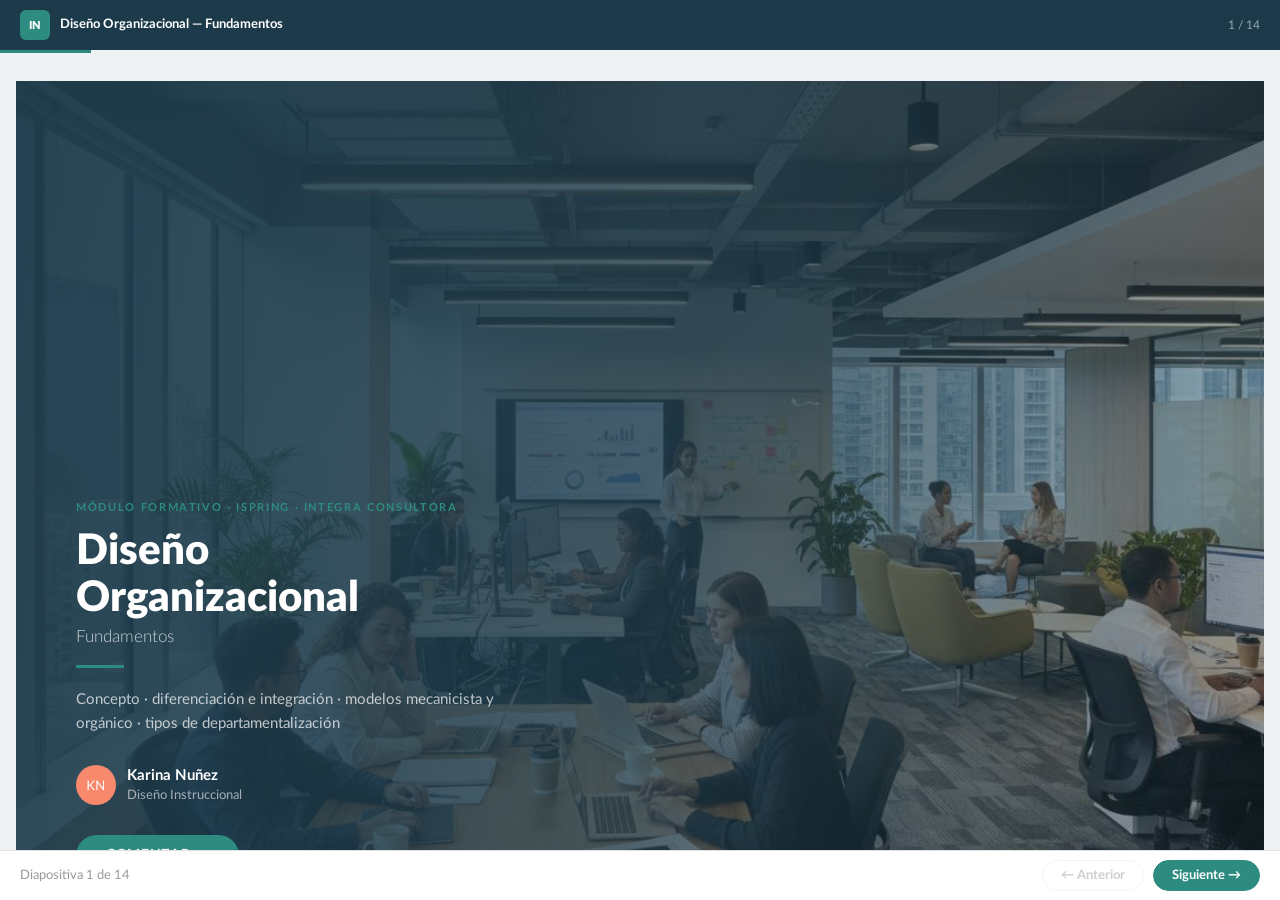
<file: elearning/index.html>
<!DOCTYPE html>
<html lang="es">
<head>
<meta charset="UTF-8">
<meta name="viewport" content="width=device-width,initial-scale=1">
<title>Diseño Organizacional — Fundamentos</title>
<style>
@font-face{font-family:'Lato';src:url('/rise/assets/fonts/Lato-Light.woff') format('woff');font-weight:300;}
@font-face{font-family:'Lato';src:url('/rise/assets/fonts/Lato-Regular.woff') format('woff');font-weight:400;}
@font-face{font-family:'Lato';src:url('/rise/assets/fonts/Lato-Italic.woff') format('woff');font-weight:400;font-style:italic;}
@font-face{font-family:'Lato';src:url('/rise/assets/fonts/Lato-Bold.woff') format('woff');font-weight:700;}
@font-face{font-family:'Lato';src:url('/rise/assets/fonts/Lato-Black.woff') format('woff');font-weight:900;}

*{box-sizing:border-box;margin:0;padding:0;}
html,body{height:100%;overflow:hidden;font-family:'Lato','Segoe UI',sans-serif;background:#eef2f4;}
#player{display:flex;flex-direction:column;height:100%;}

/* TOP BAR */
#topbar{height:50px;background:#1C3A4A;display:flex;align-items:center;padding:0 20px;justify-content:space-between;flex:none;}
.tb-l{display:flex;align-items:center;gap:10px;}
.tb-logo{width:30px;height:30px;border-radius:6px;background:#2d8c7f;display:flex;align-items:center;justify-content:center;font-size:11px;font-weight:900;color:#fff;flex:none;}
.tb-title{font-size:13px;font-weight:700;color:#fff;white-space:nowrap;overflow:hidden;text-overflow:ellipsis;}
.tb-ctr{font-size:12px;color:rgba(255,255,255,.55);}
#prog-wrap{height:3px;background:rgba(255,255,255,.12);flex:none;}
#prog-bar{height:100%;background:#2d8c7f;transition:width .35s;}

/* CONTENT */
#content{flex:1;overflow-y:auto;display:flex;align-items:flex-start;justify-content:center;padding:28px 16px 72px;}
.slide{display:none;width:100%;max-width:800px;}
.slide.active{display:block;}

/* ── COVER ── */
#s0{max-width:100%;padding:0;}
#s0 .cover{min-height:calc(100vh - 53px);background:url('/rise/assets/personas.jpg') center/cover no-repeat;position:relative;display:flex;align-items:flex-end;}
#s0 .cover::after{content:'';position:absolute;inset:0;background:linear-gradient(105deg,rgba(28,58,74,.95) 0%,rgba(28,58,74,.8) 50%,rgba(28,58,74,.32) 100%);}
.cv{position:relative;z-index:1;padding:52px 60px;max-width:540px;}
.cv-tag{font-size:11px;font-weight:700;letter-spacing:.15em;text-transform:uppercase;color:#2d8c7f;margin-bottom:14px;}
.cv-t{font-size:clamp(26px,4vw,42px);font-weight:900;color:#fff;line-height:1.1;margin-bottom:6px;}
.cv-s{font-size:17px;font-weight:300;color:rgba(255,255,255,.75);margin-bottom:18px;}
.cv-rule{width:48px;height:3px;background:#2d8c7f;margin-bottom:20px;}
.cv-desc{font-size:14.5px;color:rgba(255,255,255,.72);line-height:1.7;margin-bottom:28px;max-width:420px;}
.cv-auth{display:flex;align-items:center;gap:11px;margin-bottom:30px;}
.cv-av{width:40px;height:40px;border-radius:50%;background:#2d8c7f;overflow:hidden;flex:none;display:flex;align-items:center;justify-content:center;}
.cv-av img{width:100%;height:100%;object-fit:cover;}
.cv-av-fb{font-size:13px;font-weight:700;color:#fff;}
.cv-meta strong{display:block;font-size:15px;color:#fff;font-weight:700;}
.cv-meta span{font-size:12.5px;color:rgba(255,255,255,.6);}
.cv-btn{display:inline-flex;align-items:center;gap:8px;background:#2d8c7f;color:#fff;border:none;padding:12px 30px;border-radius:24px;font-size:13.5px;font-weight:700;letter-spacing:.05em;text-transform:uppercase;cursor:pointer;transition:background .15s;font-family:'Lato',sans-serif;}
.cv-btn:hover{background:#1e6b62;}

/* ── CARD ── */
.card{background:#fff;border-radius:10px;box-shadow:0 2px 14px rgba(0,0,0,.09);overflow:hidden;margin-bottom:14px;}
.card-hdr{background:#2d8c7f;padding:16px 24px;display:flex;align-items:center;gap:12px;}
.ch-ico{font-size:20px;line-height:1;flex:none;}
.ch-t{font-size:18px;font-weight:900;color:#fff;}
.ch-sub{font-size:12px;color:rgba(255,255,255,.7);font-weight:400;margin-top:1px;}
.card-body{padding:22px 24px 26px;}
.lede{font-size:15px;color:#2a2a2a;line-height:1.72;margin-bottom:18px;}
.lede-sm{font-size:14px;color:#555;line-height:1.7;margin-bottom:14px;}

/* lesson header variant */
.card-hdr.lx{background:#1C3A4A;}
.lx-num{font-size:11px;font-weight:700;letter-spacing:.12em;text-transform:uppercase;color:#2d8c7f;}

/* ── TIMELINE / OBJECTIVES ── */
.obj-grid{display:grid;grid-template-columns:1fr 1fr;gap:12px;}
@media(max-width:560px){.obj-grid{grid-template-columns:1fr;}}
.obj-card{background:#f6fcfb;border:1.5px solid #d5eeea;border-radius:8px;padding:16px;cursor:pointer;transition:all .2s;position:relative;}
.obj-card:hover,.obj-card.open{background:#e8f7f5;border-color:#2d8c7f;}
.obj-card.open .obj-desc{display:block;}
.obj-n-row{display:flex;align-items:center;gap:10px;margin-bottom:8px;}
.obj-n{width:28px;height:28px;border-radius:50%;background:#2d8c7f;color:#fff;font-size:13px;font-weight:900;display:flex;align-items:center;justify-content:center;flex:none;}
.obj-ttl{font-size:14px;font-weight:700;color:#1C3A4A;}
.obj-desc{display:none;font-size:13.5px;color:#444;line-height:1.6;margin-top:6px;padding-top:8px;border-top:1px solid #c8e8e5;}
.obj-caption{text-align:center;font-size:13px;color:#888;margin-top:14px;font-style:italic;}

/* ── IDEAS 3 CARDS ── */
.ideas-grid{display:flex;flex-direction:column;gap:11px;}
.idea-card{display:flex;gap:13px;align-items:flex-start;background:#f6fcfb;border:1px solid #d5eeea;border-radius:8px;padding:14px 16px;}
.idea-n{width:32px;height:32px;border-radius:50%;background:#1C3A4A;color:#fff;font-size:14px;font-weight:900;display:flex;align-items:center;justify-content:center;flex:none;margin-top:1px;}
.idea-content h4{font-size:15px;font-weight:700;color:#1C3A4A;margin-bottom:4px;}
.idea-content p{font-size:14px;color:#444;line-height:1.6;}

/* ── TWO-COL ── */
.two-col{display:grid;grid-template-columns:1fr 1fr;gap:13px;margin-top:4px;}
@media(max-width:580px){.two-col{grid-template-columns:1fr;}}
.col-card{background:#f6fcfb;border:1px solid #d5eeea;border-radius:8px;padding:16px;}
.col-card h3{font-size:14px;font-weight:900;color:#2d8c7f;margin-bottom:9px;text-transform:uppercase;letter-spacing:.05em;}
.col-card p{font-size:14px;color:#333;line-height:1.65;margin-bottom:10px;}
.col-list{list-style:none;display:flex;flex-direction:column;gap:6px;}
.col-list li{display:flex;gap:8px;font-size:13.5px;color:#333;line-height:1.5;}
.col-list li::before{content:'';width:7px;height:7px;border-radius:50%;background:#2d8c7f;flex:none;margin-top:5px;}
.impact{margin-top:16px;background:linear-gradient(120deg,#1C3A4A,#2d8c7f);border-radius:8px;padding:16px 22px;font-size:15px;font-style:italic;color:#fff;text-align:center;font-weight:700;line-height:1.5;}

/* ── MODELO CARDS (slide 7) ── */
.model-cards{display:grid;grid-template-columns:1fr 1fr;gap:13px;margin-top:4px;}
@media(max-width:580px){.model-cards{grid-template-columns:1fr;}}
.model-card{border-radius:8px;padding:16px;overflow:hidden;}
.model-card.mec{background:#f0f4f8;border:1px solid #c8d4dc;}
.model-card.org{background:#f0f9f7;border:1px solid #b8e0da;}
.model-card h3{font-size:14px;font-weight:900;text-transform:uppercase;letter-spacing:.05em;margin-bottom:4px;}
.model-card.mec h3{color:#1C3A4A;}
.model-card.org h3{color:#1a6b5e;}
.model-sub{font-size:12px;color:#888;margin-bottom:10px;font-style:italic;}
.model-list{list-style:none;display:flex;flex-direction:column;gap:6px;}
.model-list li{display:flex;gap:8px;font-size:13.5px;color:#333;line-height:1.45;}
.model-list li::before{content:'▸';color:#2d8c7f;flex:none;font-size:12px;margin-top:1px;}

/* ── TABS (slide 7 supplement) ── */
.itab-row{display:flex;border-bottom:2px solid #eee;}
.itab{padding:10px 16px;background:none;border:none;cursor:pointer;font-size:13px;font-weight:700;letter-spacing:.03em;color:#999;border-bottom:2.5px solid transparent;margin-bottom:-2px;transition:all .15s;font-family:'Lato',sans-serif;}
.itab.on{color:#2d8c7f;border-bottom-color:#2d8c7f;}
.itab-panel{display:none;padding:16px 0 2px;}
.itab-panel.on{display:block;}
.itab-panel p{font-size:15px;color:#2a2a2a;line-height:1.7;}

/* ── CAROUSEL ── */
.car{border:1px solid #d5eeea;border-radius:8px;overflow:hidden;margin-top:6px;}
.car-hdr{background:#2d8c7f;padding:7px 18px;font-size:11.5px;font-weight:700;color:#fff;letter-spacing:.08em;text-align:center;text-transform:uppercase;}
.car-body{padding:18px 20px;min-height:96px;}
.car-ttl{font-size:17px;font-weight:900;color:#1C3A4A;margin-bottom:7px;}
.car-txt{font-size:14px;color:#444;line-height:1.65;}
.car-foot{padding:9px 16px;border-top:1px solid #eee;display:flex;align-items:center;gap:10px;background:#fafafa;}
.car-btn{width:30px;height:30px;border-radius:50%;border:1.5px solid #ccc;background:#fff;cursor:pointer;font-size:13px;color:#666;display:flex;align-items:center;justify-content:center;transition:all .15s;flex:none;font-family:'Lato',sans-serif;}
.car-btn:hover:not(:disabled){border-color:#2d8c7f;color:#2d8c7f;}
.car-btn:disabled{opacity:.25;cursor:default;}
.car-dots{display:flex;gap:6px;flex:1;justify-content:center;}
.car-dot{width:8px;height:8px;border-radius:50%;background:#ddd;cursor:pointer;transition:background .2s;}
.car-dot.on{background:#2d8c7f;}

/* ── QUIZ ── */
.q-ctr{font-size:12px;color:#999;margin-bottom:10px;text-align:right;}
.q-text{font-size:16px;font-weight:700;color:#111;margin-bottom:16px;padding-bottom:12px;border-bottom:2px solid #eee;line-height:1.4;}
.q-opts{display:flex;flex-direction:column;gap:9px;margin-bottom:16px;}
.q-opt{display:flex;align-items:center;gap:10px;padding:10px 13px;border:1.5px solid #e8e8e8;border-radius:8px;cursor:pointer;transition:all .15s;}
.q-opt:hover{border-color:#2d8c7f;background:#f6fcfb;}
.q-opt input{accent-color:#2d8c7f;width:15px;height:15px;cursor:pointer;flex:none;}
.q-opt label{font-size:14px;color:#333;cursor:pointer;line-height:1.4;}
.q-foot{display:flex;justify-content:flex-end;}
.sub-btn{background:#2d8c7f;color:#fff;border:none;padding:9px 26px;border-radius:20px;font-size:13px;font-weight:700;text-transform:uppercase;letter-spacing:.04em;cursor:pointer;transition:background .15s;font-family:'Lato',sans-serif;}
.sub-btn:hover:not(:disabled){background:#1e6b62;}
.sub-btn:disabled{background:#ccc;cursor:default;}
.q-fb{display:none;margin-top:10px;padding:9px 13px;border-radius:6px;font-size:13.5px;font-weight:600;}
.q-fb.show{display:block;}
.q-fb.ok{background:#e8f5e9;color:#2e7d32;}
.q-fb.bad{background:#fce8e6;color:#c62828;}

/* ── SCENARIO ── */
.scene-wrap{display:flex;gap:20px;align-items:flex-start;}
.scene-char{flex:none;width:200px;display:flex;flex-direction:column;align-items:center;}
.scene-char img{width:180px;height:auto;border-radius:8px;transition:opacity .3s;}
.scene-char-name{font-size:12px;color:#888;margin-top:6px;text-align:center;}
.scene-content{flex:1;}
.speech-bubble{background:#f6fcfb;border:1.5px solid #d5eeea;border-radius:12px;padding:16px 18px;font-size:15px;color:#222;line-height:1.65;margin-bottom:16px;position:relative;}
.speech-bubble::before{content:'';position:absolute;left:-12px;top:20px;border:6px solid transparent;border-right-color:#d5eeea;}
.speech-bubble::after{content:'';position:absolute;left:-10px;top:21px;border:5px solid transparent;border-right-color:#f6fcfb;}
.scene-replies{display:flex;flex-direction:column;gap:9px;}
.reply-btn{display:flex;align-items:flex-start;gap:10px;padding:11px 14px;border:1.5px solid #e8e8e8;border-radius:8px;background:#fff;cursor:pointer;text-align:left;font-family:'Lato',sans-serif;font-size:14px;color:#333;line-height:1.45;transition:all .15s;}
.reply-btn:hover:not(:disabled){border-color:#2d8c7f;background:#f6fcfb;}
.reply-btn:disabled{opacity:.5;cursor:default;}
.reply-ico{width:22px;height:22px;border-radius:50%;background:#e8e8e8;flex:none;display:flex;align-items:center;justify-content:center;font-size:11px;font-weight:700;color:#666;margin-top:1px;}
.scene-feedback{padding:14px;border-radius:8px;margin-top:12px;font-size:14.5px;line-height:1.6;display:none;}
.scene-feedback.show{display:block;}
.scene-feedback.ok{background:#e8f5e9;border:1px solid #a5d6a7;color:#1b5e20;}
.scene-feedback.bad{background:#fce8e6;border:1px solid #ef9a9a;color:#b71c1c;}
.scene-retry{background:#1C3A4A;color:#fff;border:none;padding:8px 20px;border-radius:18px;font-size:12.5px;font-weight:700;cursor:pointer;font-family:'Lato',sans-serif;margin-top:10px;transition:background .15s;}
.scene-retry:hover{background:#2d8c7f;}

/* ── SYNTHESIS ── */
.synth-quote{font-size:20px;font-weight:900;color:#1C3A4A;line-height:1.35;margin-bottom:20px;padding-bottom:20px;border-bottom:2px solid #e8e8e8;}
.synth-body{font-size:15px;color:#444;line-height:1.72;margin-bottom:20px;}
.synth-brand{text-align:right;font-size:12.5px;color:#bbb;font-style:italic;}

/* ── RESULT ── */
.result-wrap{text-align:center;padding:34px 24px 28px;}
.res-circle{width:110px;height:110px;border-radius:50%;background:linear-gradient(135deg,#2d8c7f,#1C3A4A);display:flex;flex-direction:column;align-items:center;justify-content:center;margin:0 auto 20px;}
.res-pct{font-size:30px;font-weight:900;color:#fff;}
.res-lbl{font-size:10px;color:rgba(255,255,255,.65);letter-spacing:.08em;text-transform:uppercase;}
.res-msg{font-size:18px;font-weight:900;color:#1C3A4A;margin-bottom:8px;}
.res-sub{font-size:14px;color:#555;line-height:1.65;max-width:400px;margin:0 auto 22px;}
.res-replay{background:#1C3A4A;color:#fff;border:none;padding:10px 26px;border-radius:20px;font-size:13px;font-weight:700;cursor:pointer;font-family:'Lato',sans-serif;transition:background .15s;}
.res-replay:hover{background:#2d8c7f;}

/* ── BOTTOM BAR ── */
#bottombar{height:50px;background:#fff;border-top:1px solid #e0e0e0;display:flex;align-items:center;justify-content:space-between;padding:0 20px;flex:none;}
.bb-ctr{font-size:12.5px;color:#999;}
.bb-btns{display:flex;gap:9px;}
.bb-btn{padding:7px 18px;border-radius:18px;font-size:12.5px;font-weight:700;cursor:pointer;transition:all .15s;font-family:'Lato',sans-serif;}
.bb-prev{background:#fff;border:1.5px solid #ddd;color:#555;}
.bb-prev:hover:not(:disabled){border-color:#2d8c7f;color:#2d8c7f;}
.bb-next{background:#2d8c7f;border:1.5px solid #2d8c7f;color:#fff;}
.bb-next:hover:not(:disabled){background:#1e6b62;border-color:#1e6b62;}
.bb-btn:disabled{opacity:.28;cursor:default;}
</style>
</head>
<body>
<div id="player">

<div id="topbar">
  <div class="tb-l">
    <div class="tb-logo">IN</div>
    <div class="tb-title">Diseño Organizacional — Fundamentos</div>
  </div>
  <span class="tb-ctr" id="tbctr">1 / 14</span>
</div>
<div id="prog-wrap"><div id="prog-bar" style="width:7.14%"></div></div>

<div id="content">

<!-- S0: PORTADA -->
<div class="slide active" id="s0" style="max-width:100%;padding:0;">
  <div class="cover">
    <div class="cv">
      <p class="cv-tag">Módulo Formativo · iSpring · Integra Consultora</p>
      <h1 class="cv-t">Diseño Organizacional</h1>
      <p class="cv-s">Fundamentos</p>
      <div class="cv-rule"></div>
      <p class="cv-desc">Concepto · diferenciación e integración · modelos mecanicista y orgánico · tipos de departamentalización</p>
      <div class="cv-auth">
        <div class="cv-av">
          <img src="/rise/assets/avatar.png" alt="KN" onerror="this.style.display='none';this.parentElement.innerHTML='<span class=cv-av-fb>KN</span>'">
        </div>
        <div class="cv-meta"><strong>Karina Nuñez</strong><span>Diseño Instruccional</span></div>
      </div>
      <button class="cv-btn" onclick="goSlide(1)">Comenzar →</button>
    </div>
  </div>
</div>

<!-- S1: OBJETIVOS (Timeline interaction) -->
<div class="slide" id="s1">
  <div class="card">
    <div class="card-hdr"><span class="ch-ico">🎯</span><div><div class="ch-t">Objetivos de aprendizaje</div><div class="ch-sub">Recorré las competencias que vas a desarrollar en este módulo</div></div></div>
    <div class="card-body">
      <div class="obj-grid">
        <div class="obj-card" onclick="this.classList.toggle('open')">
          <div class="obj-n-row"><div class="obj-n">1</div><span class="obj-ttl">Concepto</span></div>
          <div class="obj-desc">Comprender qué es el diseño organizacional y por qué es clave para el éxito de una organización.</div>
        </div>
        <div class="obj-card" onclick="this.classList.toggle('open')">
          <div class="obj-n-row"><div class="obj-n">2</div><span class="obj-ttl">Diferenciación e integración</span></div>
          <div class="obj-desc">Distinguir estos dos procesos opuestos y complementarios que sostienen el diseño organizacional.</div>
        </div>
        <div class="obj-card" onclick="this.classList.toggle('open')">
          <div class="obj-n-row"><div class="obj-n">3</div><span class="obj-ttl">Modelos</span></div>
          <div class="obj-desc">Diferenciar el modelo mecanicista del orgánico y saber cuándo conviene cada uno.</div>
        </div>
        <div class="obj-card" onclick="this.classList.toggle('open')">
          <div class="obj-n-row"><div class="obj-n">4</div><span class="obj-ttl">Departamentalización</span></div>
          <div class="obj-desc">Identificar los distintos criterios para agrupar tareas y personas en departamentos.</div>
        </div>
      </div>
      <p class="obj-caption">¡Hacé click en cada objetivo para ver más! ¡Empecemos!</p>
    </div>
  </div>
</div>

<!-- S2: LECCIÓN 1 — Qué es el diseño -->
<div class="slide" id="s2">
  <div class="card">
    <div class="card-hdr lx"><span class="ch-ico">🏛️</span><div><div class="lx-num">Lección 1</div><div class="ch-t">¿Qué es el diseño organizacional?</div></div></div>
    <div class="card-body">
      <p class="lede">Es el proceso de construir y adaptar continuamente la estructura de una organización para que alcance sus objetivos y estrategias. Esa estructura ordena y conecta sus áreas, personas, tareas y recursos.</p>
      <div class="impact" style="font-style:normal;font-size:17px;">"El diseño es el ADN de la organización."</div>
    </div>
  </div>
</div>

<!-- S3: IDEAS CENTRALES -->
<div class="slide" id="s3">
  <div class="card">
    <div class="card-hdr lx"><span class="ch-ico">💡</span><div><div class="lx-num">Lección 1</div><div class="ch-t">Ideas centrales</div></div></div>
    <div class="card-body">
      <div class="ideas-grid">
        <div class="idea-card"><div class="idea-n">1</div><div class="idea-content"><h4>La estructura como esqueleto</h4><p>Contiene e integra órganos, personas, tareas, relaciones y recursos. Coordina los elementos vitales de la organización.</p></div></div>
        <div class="idea-card"><div class="idea-n">2</div><div class="idea-content"><h4>Doble dependencia</h4><p>Depende hacia afuera de la estrategia para alcanzar objetivos, y hacia adentro de la tecnología que la organización utiliza.</p></div></div>
        <div class="idea-card"><div class="idea-n">3</div><div class="idea-content"><h4>Cuatro variables</h4><p>Factores ambientales, dimensiones anatómicas, aspectos de las operaciones y consecuencias conductuales.</p></div></div>
      </div>
    </div>
  </div>
</div>

<!-- S4: LECCIÓN 2 — Diferenciación e integración intro -->
<div class="slide" id="s4">
  <div class="card">
    <div class="card-hdr lx"><span class="ch-ico">⚖️</span><div><div class="lx-num">Lección 2</div><div class="ch-t">Diferenciación e integración</div></div></div>
    <div class="card-body">
      <p class="lede">El diseño organizacional se sostiene sobre dos procesos opuestos y complementarios. Uno divide y especializa el trabajo; el otro coordina y une las partes para que la organización funcione como un todo.</p>
      <div style="background:#f6fcfb;border:1px solid #d5eeea;border-radius:8px;padding:16px;display:flex;gap:24px;justify-content:center;flex-wrap:wrap;">
        <div style="text-align:center;padding:0 16px;">
          <div style="font-size:28px;margin-bottom:6px;">↔️</div>
          <div style="font-size:13px;font-weight:700;color:#1C3A4A;margin-bottom:4px;">Diferenciación</div>
          <div style="font-size:12.5px;color:#666;">Divide y especializa</div>
        </div>
        <div style="display:flex;align-items:center;font-size:20px;color:#ccc;">⇄</div>
        <div style="text-align:center;padding:0 16px;">
          <div style="font-size:28px;margin-bottom:6px;">🔗</div>
          <div style="font-size:13px;font-weight:700;color:#1C3A4A;margin-bottom:4px;">Integración</div>
          <div style="font-size:12.5px;color:#666;">Coordina y une</div>
        </div>
      </div>
    </div>
  </div>
</div>

<!-- S5: DOS PROCESOS OPUESTOS -->
<div class="slide" id="s5">
  <div class="card">
    <div class="card-hdr lx"><span class="ch-ico">⚖️</span><div><div class="lx-num">Lección 2</div><div class="ch-t">Dos procesos opuestos</div></div></div>
    <div class="card-body">
      <div class="two-col">
        <div class="col-card">
          <h3>Diferenciación</h3>
          <p>Divide y especializa el trabajo.</p>
          <ul class="col-list">
            <li><strong>Horizontal</strong> → estructuras planas</li>
            <li><strong>Vertical</strong> → estructuras piramidales</li>
            <li><strong>Espacial</strong> → dispersión geográfica</li>
          </ul>
        </div>
        <div class="col-card">
          <h3>Integración</h3>
          <p>Coordina y une las partes.</p>
          <ul class="col-list">
            <li><strong>Vertical</strong> → jerarquía, reglas y procedimientos</li>
            <li><strong>Horizontal</strong> → equipos y fuerzas de tarea</li>
          </ul>
        </div>
      </div>
      <div class="impact">Una especializa y separa; la otra articula y une.</div>
    </div>
  </div>
</div>

<!-- S6: LECCIÓN 3 — Mecanicista/Orgánico intro -->
<div class="slide" id="s6">
  <div class="card">
    <div class="card-hdr lx"><span class="ch-ico">🏗️</span><div><div class="lx-num">Lección 3</div><div class="ch-t">Modelo mecanicista y modelo orgánico</div></div></div>
    <div class="card-body">
      <p class="lede">Según las dimensiones del diseño —formalización, centralización, jerarquía, especialización— una organización se ubica entre dos modelos opuestos, que son los extremos de muchas combinaciones posibles.</p>
      <div style="background:#f6fcfb;border:1px solid #d5eeea;border-radius:8px;padding:16px;display:flex;gap:16px;align-items:center;justify-content:center;flex-wrap:wrap;">
        <div style="text-align:center;background:#fff;border:1px solid #c8d4dc;border-radius:8px;padding:12px 20px;min-width:130px;">
          <div style="font-size:24px;margin-bottom:4px;">🔩</div>
          <div style="font-size:13px;font-weight:700;color:#1C3A4A;">Mecanicista</div>
          <div style="font-size:11.5px;color:#888;margin-top:2px;">Rígido · estable</div>
        </div>
        <div style="font-size:22px;color:#2d8c7f;font-weight:900;">↔</div>
        <div style="text-align:center;background:#fff;border:1px solid #b8e0da;border-radius:8px;padding:12px 20px;min-width:130px;">
          <div style="font-size:24px;margin-bottom:4px;">🌿</div>
          <div style="font-size:13px;font-weight:700;color:#1C3A4A;">Orgánico</div>
          <div style="font-size:11.5px;color:#888;margin-top:2px;">Flexible · dinámico</div>
        </div>
      </div>
    </div>
  </div>
</div>

<!-- S7: DOS MODELOS (tabs) -->
<div class="slide" id="s7">
  <div class="card">
    <div class="card-hdr lx"><span class="ch-ico">🏗️</span><div><div class="lx-num">Lección 3</div><div class="ch-t">Dos modelos</div></div></div>
    <div class="card-body">
      <div class="model-cards">
        <div class="model-card mec">
          <h3>Mecanicista</h3>
          <div class="model-sub">Rígido y piramidal · entornos estables</div>
          <ul class="model-list">
            <li>Alta formalización y centralización</li>
            <li>Autoridad jerárquica y cadena de mando</li>
            <li>Especialización y estandarización</li>
            <li>Comunicación vertical y formal</li>
          </ul>
        </div>
        <div class="model-card org">
          <h3>Orgánico</h3>
          <div class="model-sub">Flexible y circular · entornos dinámicos</div>
          <ul class="model-list">
            <li>Poca formalización, decisiones descentralizadas</li>
            <li>Equipos multifuncionales</li>
            <li>Comunicación informal y en red</li>
            <li>Adaptable e innovadora</li>
          </ul>
        </div>
      </div>
      <div class="impact" style="font-size:14px;padding:14px 20px;margin-top:14px;">No hay un modelo mejor en abstracto: el adecuado depende del entorno, la estrategia y la tecnología de cada organización.</div>
    </div>
  </div>
</div>

<!-- S8: LECCIÓN 4 — Departamentalización intro -->
<div class="slide" id="s8">
  <div class="card">
    <div class="card-hdr lx"><span class="ch-ico">🗂️</span><div><div class="lx-num">Lección 4</div><div class="ch-t">Tipos de departamentalización</div></div></div>
    <div class="card-body">
      <p class="lede">A medida que las organizaciones crecen, agrupan tareas y personas en departamentos según distintos criterios. En la práctica, cada organización combina varios de ellos.</p>
      <div style="display:grid;grid-template-columns:repeat(5,1fr);gap:8px;margin-top:4px;">
        <div style="text-align:center;background:#f6fcfb;border:1px solid #d5eeea;border-radius:8px;padding:10px 6px;">
          <div style="font-size:20px;margin-bottom:4px;">⚙️</div>
          <div style="font-size:11px;font-weight:700;color:#1C3A4A;">Funcional</div>
        </div>
        <div style="text-align:center;background:#f6fcfb;border:1px solid #d5eeea;border-radius:8px;padding:10px 6px;">
          <div style="font-size:20px;margin-bottom:4px;">📦</div>
          <div style="font-size:11px;font-weight:700;color:#1C3A4A;">Productos</div>
        </div>
        <div style="text-align:center;background:#f6fcfb;border:1px solid #d5eeea;border-radius:8px;padding:10px 6px;">
          <div style="font-size:20px;margin-bottom:4px;">🌍</div>
          <div style="font-size:11px;font-weight:700;color:#1C3A4A;">Geográfica</div>
        </div>
        <div style="text-align:center;background:#f6fcfb;border:1px solid #d5eeea;border-radius:8px;padding:10px 6px;">
          <div style="font-size:20px;margin-bottom:4px;">🔄</div>
          <div style="font-size:11px;font-weight:700;color:#1C3A4A;">Procesos</div>
        </div>
        <div style="text-align:center;background:#f6fcfb;border:1px solid #d5eeea;border-radius:8px;padding:10px 6px;">
          <div style="font-size:20px;margin-bottom:4px;">👥</div>
          <div style="font-size:11px;font-weight:700;color:#1C3A4A;">Clientes</div>
        </div>
      </div>
    </div>
  </div>
</div>

<!-- S9: CINCO CRITERIOS (steps) -->
<div class="slide" id="s9">
  <div class="card">
    <div class="card-hdr lx"><span class="ch-ico">🗂️</span><div><div class="lx-num">Lección 4</div><div class="ch-t">Cinco criterios de departamentalización</div></div></div>
    <div class="card-body">
      <div class="car">
        <div class="car-hdr" id="c-hdr">Criterio 1 de 5</div>
        <div class="car-body"><div class="car-ttl" id="c-ttl"></div><div class="car-txt" id="c-txt"></div></div>
        <div class="car-foot">
          <button class="car-btn" id="cprev" onclick="cNav(-1)" disabled>‹</button>
          <div class="car-dots" id="cdots"></div>
          <button class="car-btn" id="cnext" onclick="cNav(1)">›</button>
        </div>
      </div>
      <div style="background:#f6fcfb;border:1px solid #d5eeea;border-radius:8px;padding:14px 16px;margin-top:12px;">
        <p style="font-size:13.5px;font-weight:700;color:#1C3A4A;margin-bottom:5px;">En la práctica</p>
        <p style="font-size:13px;color:#444;line-height:1.6;">Ninguna organización usa un solo criterio. La departamentalización funcional se aplica en los niveles altos; se complementa con equipos por proyecto para evitar feudos. La clave está en equilibrar especialización y coordinación.</p>
      </div>
    </div>
  </div>
</div>

<!-- S10: EN SÍNTESIS -->
<div class="slide" id="s10">
  <div class="card">
    <div class="card-hdr"><span class="ch-ico">✨</span><span class="ch-t">En síntesis</span></div>
    <div class="card-body">
      <p class="synth-quote">El diseño organizacional busca el equilibrio entre especializar y coordinar.</p>
      <p class="synth-body">Ninguna organización usa un solo criterio: combina varios según su tamaño, estrategia y entorno. La clave está en equilibrar la especialización de cada área con la coordinación entre todas.</p>
      <p class="synth-brand">Contenido desarrollado por Integra Consultora</p>
    </div>
  </div>
</div>

<!-- S11: QUIZ -->
<div class="slide" id="s11">
  <div class="card">
    <div class="card-hdr"><span class="ch-ico">📝</span><span class="ch-t">Evaluación final</span></div>
    <div class="card-body" id="quiz-area"></div>
  </div>
</div>

<!-- S12: ROLE-PLAY -->
<div class="slide" id="s12">
  <div class="card">
    <div class="card-hdr"><span class="ch-ico">🎭</span><span class="ch-t">Role-Play: consultora organizacional</span></div>
    <div class="card-body">
      <div class="scene-wrap">
        <div class="scene-char">
          <img id="char-img" src="assets/chars/normal.png" alt="Gerente">
          <div class="scene-char-name">Gerente de empresa</div>
        </div>
        <div class="scene-content">
          <div class="speech-bubble" id="speech-text">Hola, soy gerente de una empresa que está creciendo muy rápido. Antes éramos diez personas y ahora somos cincuenta. Siento que estamos desordenados, nadie sabe bien de quién depende. ¿Qué tipo de estructura me conviene?</div>
          <div class="scene-replies" id="scene-replies">
            <button class="reply-btn" onclick="chooseReply(1)"><span class="reply-ico">A</span>Contame primero sobre tu entorno: ¿es estable o cambia mucho? Según eso evaluamos si te conviene un modelo más mecanicista u orgánico.</button>
            <button class="reply-btn" onclick="chooseReply(2)"><span class="reply-ico">B</span>Lo mejor siempre es una estructura jerárquica rígida, sin dudas.</button>
            <button class="reply-btn" onclick="chooseReply(3)"><span class="reply-ico">C</span>No te preocupes por la estructura, eso se resuelve solo con el tiempo.</button>
          </div>
          <div class="scene-feedback" id="scene-fb"></div>
        </div>
      </div>
    </div>
  </div>
</div>

<!-- S13: RESULTADO -->
<div class="slide" id="s13">
  <div class="card">
    <div class="card-hdr"><span class="ch-ico">🎓</span><span class="ch-t">Módulo completado</span></div>
    <div class="result-wrap">
      <div class="res-circle"><span class="res-pct" id="res-pct">—</span><span class="res-lbl">Score</span></div>
      <p class="res-msg" id="res-msg"></p>
      <p class="res-sub" id="res-sub"></p>
      <button class="res-replay" onclick="restartCourse()">↺ Volver a empezar</button>
    </div>
  </div>
</div>

</div><!-- /content -->

<div id="bottombar">
  <span class="bb-ctr" id="bbctr">Diapositiva 1 de 14</span>
  <div class="bb-btns">
    <button class="bb-btn bb-prev" id="prevBtn" onclick="prevSlide()" disabled>← Anterior</button>
    <button class="bb-btn bb-next" id="nextBtn" onclick="nextSlide()">Siguiente →</button>
  </div>
</div>
</div>

<script>
// ── CAROUSEL ──
const STEPS=[
  {t:'Funcional',x:'Por funciones similares: finanzas, producción, marketing, RRHH. Ventaja: economías de escala. Riesgo: convierte las áreas en "feudos".'},
  {t:'Por productos o servicios',x:'Agrupa todo lo relacionado con cada producto o servicio, y hace a cada unidad responsable de su desempeño.'},
  {t:'Geográfica',x:'Agrupa personas y tareas según el territorio o región que atiende la organización.'},
  {t:'Por procesos',x:'A lo largo del flujo productivo; cada área se especializa en una fase del proceso.'},
  {t:'Por clientes',x:'Agrupa según el tipo de cliente (damas, caballeros, niños; o empresas grandes, medianas, pequeñas).'}
];
let cs=0;
function renderCar(){
  document.getElementById('c-hdr').textContent='Criterio '+(cs+1)+' de 5';
  document.getElementById('c-ttl').textContent=STEPS[cs].t;
  document.getElementById('c-txt').textContent=STEPS[cs].x;
  document.getElementById('cprev').disabled=cs===0;
  document.getElementById('cnext').disabled=cs===STEPS.length-1;
  const dd=document.getElementById('cdots');dd.innerHTML='';
  STEPS.forEach((_,i)=>{const d=document.createElement('div');d.className='car-dot'+(i===cs?' on':'');d.onclick=()=>{cs=i;renderCar();};dd.appendChild(d);});
}
function cNav(dir){cs=Math.max(0,Math.min(STEPS.length-1,cs+dir));renderCar();}
renderCar();

// ── QUIZ ──
const QS=[
  {q:'El diseño organizacional se define como…',opts:['Un organigrama fijo e inmutable.','El proceso de construir y adaptar continuamente la estructura para alcanzar objetivos.','La cantidad de empleados de una empresa.'],ok:1},
  {q:'La diferenciación implica…',opts:['Dividir el trabajo y especializar órganos y personas.','Coordinar y unir las partes.','Eliminar la jerarquía.'],ok:0},
  {q:'El modelo orgánico se caracteriza por…',opts:['Forma piramidal y rígida.','Flexibilidad, equipos multifuncionales y comunicación informal.','Alta formalización y centralización.'],ok:1},
  {q:'La departamentalización funcional agrupa por…',opts:['Región geográfica.','Tipo de cliente.','Funciones similares (finanzas, marketing, producción, RRHH).'],ok:2},
  {q:'El modelo mecanicista es más adecuado para…',opts:['Empresas sin estructura definida.','Entornos dinámicos y cambiantes.','Entornos estables con pocos cambios.'],ok:2}
];
let qCur=0,qScore=0;

function renderQ(){
  const q=QS[qCur];
  document.getElementById('quiz-area').innerHTML=`
    <p class="q-ctr">Pregunta ${qCur+1} de ${QS.length}</p>
    <p class="q-text">${q.q}</p>
    <div class="q-opts">${q.opts.map((o,i)=>`<div class="q-opt" id="qo${i}"><input type="radio" name="q" id="r${i}" value="${i}"><label for="r${i}">${o}</label></div>`).join('')}</div>
    <div class="q-foot"><button class="sub-btn" id="sub-btn" onclick="submitQ()">Confirmar</button></div>
    <div class="q-fb" id="q-fb"></div>
  `;
}

function submitQ(){
  const sel=document.querySelector('input[name=q]:checked');
  if(!sel)return;
  const ans=+sel.value,ok=ans===QS[qCur].ok;
  if(ok)qScore++;
  document.querySelectorAll('.q-opt').forEach((o,i)=>{
    o.querySelector('input').disabled=true;
    if(i===QS[qCur].ok)o.style.cssText='background:#e8f5e9;border-color:#81c784;';
    else if(i===ans&&!ok)o.style.cssText='background:#fce8e6;border-color:#e57373;';
  });
  document.getElementById('sub-btn').disabled=true;
  const fb=document.getElementById('q-fb');
  fb.textContent=ok?'✓ Correcto. Esa respuesta es la acertada.':'✗ Respuesta incorrecta. Repasá la lección y volvé a intentarlo.';
  fb.className='q-fb show '+(ok?'ok':'bad');
  const last=qCur===QS.length-1;
  setTimeout(()=>{
    document.querySelector('.q-foot').innerHTML=`<button class="sub-btn" onclick="nextQ()">${last?'Ir al Role-Play →':'Siguiente pregunta →'}</button>`;
  },350);
}

function nextQ(){qCur++;if(qCur>=QS.length)goSlide(12);else renderQ();}
renderQ();

// ── SCENARIO ──
const SCENES={
  2:{emotion:'happy',text:'¡Exacto! Nunca lo había pensado así. Nuestro mercado cambia todo el tiempo, así que entiendo que necesitamos algo más flexible.',correct:true},
  3:{emotion:'puzzled',text:'Mmm... una estructura rígida me suena a más burocracia. ¿No me va a quitar agilidad justo ahora que necesito moverme rápido?',correct:false},
  4:{emotion:'unhappy',text:'No sé... si lo dejo pasar siento que el desorden va a empeorar. Esperaba una recomendación más concreta de tu parte.',correct:false}
};
const REPLY_SCENES={1:2,2:3,3:4};

function chooseReply(id){
  const scene=SCENES[REPLY_SCENES[id]];
  document.getElementById('char-img').src='assets/chars/'+scene.emotion+'.png';
  document.getElementById('speech-text').textContent=scene.text;
  document.querySelectorAll('.reply-btn').forEach(b=>{b.disabled=true;b.style.opacity='.45';});
  const fb=document.getElementById('scene-fb');
  if(scene.correct){
    fb.innerHTML='✓ <strong>¡Muy bien!</strong> Diagnosticar el entorno antes de recomendar una estructura es la clave del diseño organizacional efectivo. <br><button class="scene-retry" onclick="goSlide(13)" style="margin-top:10px;">Ver resultados →</button>';
    fb.className='scene-feedback show ok';
  } else {
    fb.innerHTML='✗ <strong>No es la mejor respuesta.</strong> Recordá: no existe un modelo único. La estructura depende del entorno, la estrategia y la tecnología. <br><button class="scene-retry" onclick="resetScene()" style="margin-top:10px;">↺ Intentar de nuevo</button>';
    fb.className='scene-feedback show bad';
  }
}

function resetScene(){
  document.getElementById('char-img').src='assets/chars/normal.png';
  document.getElementById('speech-text').textContent='Hola, soy gerente de una empresa que está creciendo muy rápido. Antes éramos diez personas y ahora somos cincuenta. Siento que estamos desordenados, nadie sabe bien de quién depende. ¿Qué tipo de estructura me conviene?';
  document.querySelectorAll('.reply-btn').forEach(b=>{b.disabled=false;b.style.opacity='1';});
  document.getElementById('scene-fb').className='scene-feedback';
}

// ── NAVIGATION ──
const TOTAL=14;
let cur=0;
const QUIZ_SLIDE=11,SCENARIO_SLIDE=12,RESULT_SLIDE=13;

function goSlide(n){
  document.getElementById('s'+cur).classList.remove('active');
  document.getElementById('content').scrollTop=0;
  cur=n;
  document.getElementById('s'+cur).classList.add('active');
  updateNav();
}
function prevSlide(){if(cur>0&&cur!==RESULT_SLIDE)goSlide(cur-1);}
function nextSlide(){if(cur<TOTAL-1&&cur!==QUIZ_SLIDE&&cur!==SCENARIO_SLIDE)goSlide(cur+1);}

function updateNav(){
  const locked=cur===QUIZ_SLIDE||cur===SCENARIO_SLIDE||cur===RESULT_SLIDE;
  document.getElementById('prevBtn').disabled=cur===0||cur===RESULT_SLIDE;
  document.getElementById('nextBtn').disabled=locked;
  document.getElementById('nextBtn').textContent=cur===10?'Ir a la evaluación →':'Siguiente →';
  document.getElementById('bbctr').textContent='Diapositiva '+(cur+1)+' de '+TOTAL;
  document.getElementById('tbctr').textContent=(cur+1)+' / '+TOTAL;
  document.getElementById('prog-bar').style.width=(((cur+1)/TOTAL)*100)+'%';
}

function showResult(){
  const pct=Math.round(qScore/QS.length*100);
  document.getElementById('res-pct').textContent=pct+'%';
  document.getElementById('res-msg').textContent=pct>=80?'¡Excelente trabajo!':pct>=60?'¡Buen trabajo!':'Revisá el módulo';
  document.getElementById('res-sub').textContent=`Respondiste ${qScore} de ${QS.length} preguntas correctamente en la evaluación. ${pct>=80?'Superaste el umbral de aprobación (80%).':'Te recomendamos repasar los contenidos.'}`;
}

function restartCourse(){qCur=0;qScore=0;renderQ();resetScene();goSlide(0);}
updateNav();

document.addEventListener('keydown',e=>{
  if(e.key==='ArrowRight'||e.key==='ArrowDown')nextSlide();
  if(e.key==='ArrowLeft'||e.key==='ArrowUp')prevSlide();
});
</script>
</body>
</html>
</file>
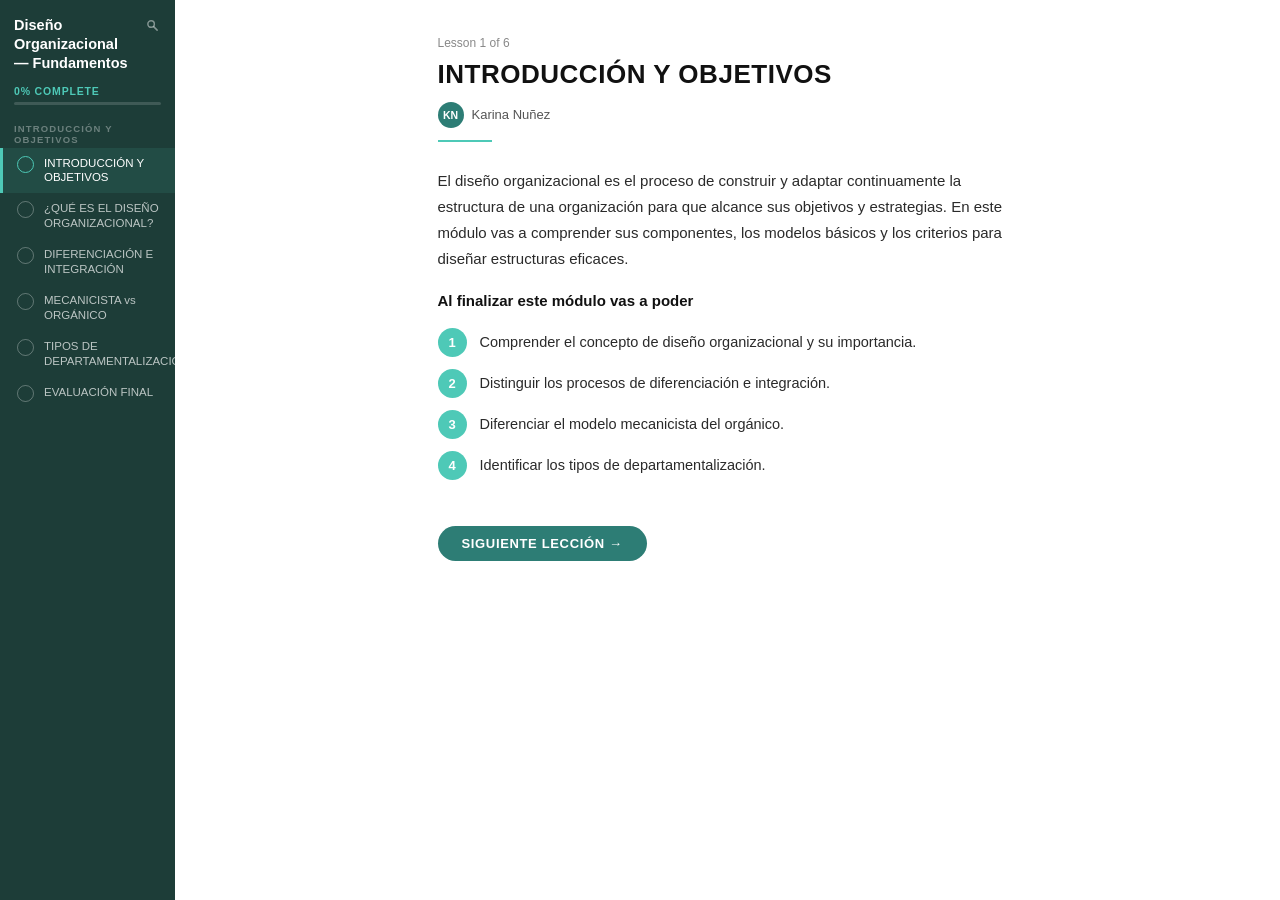
<file: rise/index.html>
<!DOCTYPE html>
<html lang="es">
<head>
<meta charset="UTF-8">
<meta name="viewport" content="width=device-width,initial-scale=1">
<title>Diseño Organizacional — Fundamentos</title>
<style>
*{box-sizing:border-box;margin:0;padding:0;}
html,body{height:100%;overflow:hidden;font-family:-apple-system,'Segoe UI',Arial,sans-serif;background:#fff;}

#player{display:flex;height:100%;}

/* ── SIDEBAR ── */
#sidebar{
  width:175px;min-width:175px;background:#1D3D38;
  display:flex;flex-direction:column;flex:none;overflow:hidden;
}
.sb-top{padding:16px 14px 12px;display:flex;align-items:flex-start;justify-content:space-between;gap:8px;}
.sb-title{font-size:14.5px;font-weight:700;color:#fff;line-height:1.3;}
.sb-ico{background:none;border:none;cursor:pointer;color:rgba(255,255,255,.45);padding:2px;flex:none;margin-top:1px;}
.sb-prog{padding:0 14px 12px;}
.sb-pct{font-size:10.5px;font-weight:700;letter-spacing:.08em;color:#4EC9B7;margin-bottom:5px;}
.sb-bar{height:3px;background:rgba(255,255,255,.15);border-radius:2px;}
.sb-fill{height:100%;background:#4EC9B7;border-radius:2px;transition:width .4s;}
.sb-grp{padding:6px 14px 3px;font-size:9.5px;font-weight:700;letter-spacing:.12em;text-transform:uppercase;color:rgba(255,255,255,.35);}
.sb-nav{flex:1;overflow-y:auto;}
.sbi{
  width:100%;padding:8px 14px;background:transparent;border:none;
  color:rgba(255,255,255,.7);font-size:11.5px;cursor:pointer;text-align:left;
  display:flex;align-items:flex-start;gap:10px;line-height:1.3;
  border-left:3px solid transparent;transition:all .15s;
}
.sbi:hover{background:rgba(255,255,255,.05);color:#fff;}
.sbi.active{background:rgba(78,201,183,.1);border-left-color:#4EC9B7;color:#fff;}
.dot{
  width:17px;height:17px;border-radius:50%;border:1.5px solid rgba(255,255,255,.3);
  flex:none;display:flex;align-items:center;justify-content:center;margin-top:0px;
}
.dot.dn{background:#4EC9B7;border-color:#4EC9B7;}
.dot.dn::after{content:"✓";color:#fff;font-size:9px;font-weight:700;}
.dot.ac{border-color:#4EC9B7;}

/* ── CONTENT ── */
#content{flex:1;overflow-y:auto;background:#fff;}
.lesson{display:none;padding:36px 0 56px;}
.lesson.active{display:block;}
.li{max-width:640px;margin:0 auto;padding:0 30px;}
.lnum{font-size:12px;color:#888;margin-bottom:10px;}
.ltitle{font-size:clamp(19px,2.8vw,26px);font-weight:800;text-transform:uppercase;color:#111;letter-spacing:.02em;line-height:1.15;margin-bottom:12px;}
.lauthor{display:flex;align-items:center;gap:8px;margin-bottom:12px;}
.lav{width:26px;height:26px;border-radius:50%;background:#2D7D75;color:#fff;font-size:10.5px;font-weight:700;display:flex;align-items:center;justify-content:center;flex:none;}
.lauthor-name{font-size:13px;color:#555;}
.lrule{height:2.5px;background:#4EC9B7;width:54px;margin-bottom:26px;}
.lbody{font-size:15px;color:#2a2a2a;line-height:1.72;margin-bottom:20px;}
.lbody p{margin-bottom:14px;}
.lbody p:last-child{margin-bottom:0;}
.lbody strong{font-weight:700;color:#1a1a1a;}

/* objectives */
.obj-list{display:flex;flex-direction:column;gap:11px;margin:18px 0;}
.obj-row{display:flex;gap:13px;align-items:flex-start;}
.obj-n{width:29px;height:29px;border-radius:50%;background:#4EC9B7;color:#fff;font-size:13px;font-weight:700;display:flex;align-items:center;justify-content:center;flex:none;margin-top:1px;}
.obj-row p{font-size:14.5px;color:#2a2a2a;line-height:1.6;padding-top:4px;}

/* sub headings */
.lsub{font-size:17px;font-weight:700;color:#111;margin:22px 0 10px;}

/* bullet list */
.lul{list-style:none;display:flex;flex-direction:column;gap:8px;margin-bottom:16px;}
.lul li{display:flex;gap:10px;align-items:flex-start;font-size:14.5px;color:#2a2a2a;line-height:1.55;}
.lul li::before{content:"";width:7px;height:7px;border-radius:50%;background:#4EC9B7;flex:none;margin-top:6px;}

/* pull quote */
.lquote{border-left:4px solid #4EC9B7;background:#f0faf8;padding:13px 18px;border-radius:0 5px 5px 0;margin:22px 0;font-size:15.5px;font-style:italic;color:#1a1a1a;line-height:1.6;}

/* next btn */
.next-btn{margin-top:28px;background:#2D7D75;color:#fff;border:none;padding:10px 24px;border-radius:20px;font-size:13px;font-weight:700;letter-spacing:.05em;text-transform:uppercase;cursor:pointer;transition:background .15s;}
.next-btn:hover{background:#1D5E58;}

/* ── ACCORDION ── */
.acc{border:1px solid #e4e4e4;border-radius:6px;overflow:hidden;margin-bottom:8px;}
.acc-h{
  width:100%;padding:14px 16px;background:#fff;border:none;cursor:pointer;
  display:flex;justify-content:space-between;align-items:center;
  font-size:14.5px;font-weight:600;color:#1a1a1a;text-align:left;transition:background .15s;
}
.acc-h:hover{background:#fafafa;}
.acc-arr{font-size:11px;color:#4EC9B7;transition:transform .2s;flex:none;}
.acc.open .acc-arr{transform:rotate(180deg);}
.acc-body{display:none;padding:4px 16px 16px;font-size:14px;color:#444;line-height:1.65;}
.acc.open .acc-body{display:block;}

/* ── FLIP CARDS ── */
.flip-hint{font-size:12px;color:#999;margin:16px 0 10px;}
.flip-grid{display:grid;grid-template-columns:1fr 1fr;gap:12px;margin-bottom:20px;}
.fc{height:130px;perspective:900px;cursor:pointer;}
.fc-in{width:100%;height:100%;position:relative;transform-style:preserve-3d;transition:transform .45s ease;border:1px solid #e0e0e0;border-radius:6px;}
.fc.fl .fc-in{transform:rotateY(180deg);}
.fc-f,.fc-b{position:absolute;inset:0;backface-visibility:hidden;border-radius:6px;display:flex;flex-direction:column;align-items:center;justify-content:center;padding:16px;text-align:center;}
.fc-f{background:#fff;}
.fc-b{background:#1D3D38;transform:rotateY(180deg);}
.fc-ico{font-size:17px;color:#4EC9B7;margin-bottom:7px;}
.fc-f p{font-size:13.5px;font-style:italic;color:#333;font-weight:600;}
.fc-b p{font-size:13px;color:#fff;line-height:1.5;}

/* ── TABS ── */
.tab-wrap{margin:18px 0;}
.tab-row{display:flex;border-bottom:2px solid #e0e0e0;}
.tab-btn{
  padding:10px 18px;background:none;border:none;cursor:pointer;
  font-size:13px;font-weight:700;text-transform:uppercase;letter-spacing:.04em;
  color:#999;border-bottom:2.5px solid transparent;margin-bottom:-2px;transition:all .15s;
}
.tab-btn.active{color:#2D7D75;border-bottom-color:#2D7D75;}
.tab-pane{display:none;padding:18px 0;}
.tab-pane.active{display:block;}
.tab-pane p{font-size:15px;color:#2a2a2a;line-height:1.68;}

/* ── CAROUSEL ── */
.car{border:1px solid #e0e0e0;border-radius:8px;overflow:hidden;margin:18px 0;}
.car-hdr{background:#2D7D75;padding:8px 20px;font-size:12.5px;font-weight:700;color:#fff;letter-spacing:.07em;text-align:center;}
.car-body{padding:20px 22px 16px;min-height:100px;}
.car-title{font-size:17px;font-weight:700;color:#111;margin-bottom:8px;}
.car-text{font-size:14px;color:#444;line-height:1.65;}
.car-foot{padding:10px 18px;border-top:1px solid #eee;display:flex;align-items:center;gap:10px;background:#fafafa;}
.car-btn{width:32px;height:32px;border-radius:50%;border:1.5px solid #ccc;background:#fff;cursor:pointer;font-size:14px;color:#666;display:flex;align-items:center;justify-content:center;transition:all .15s;flex:none;}
.car-btn:hover:not(:disabled){border-color:#4EC9B7;color:#4EC9B7;}
.car-btn:disabled{opacity:.25;cursor:default;}
.car-dots{display:flex;gap:6px;flex:1;justify-content:center;}
.car-dot{width:7px;height:7px;border-radius:50%;background:#ddd;cursor:pointer;transition:background .2s;}
.car-dot.active{background:#4EC9B7;}

/* summary */
.sum-card{background:#f0faf8;border:1px solid #c5e8e2;border-radius:6px;padding:18px;margin-top:20px;}
.sum-card h4{font-size:15.5px;font-weight:700;color:#1D3D38;margin-bottom:9px;}
.sum-card p{font-size:14px;color:#2a2a2a;line-height:1.65;}

/* ── QUIZ ── */
.qq{border:1px solid #e4e4e4;border-radius:8px;padding:20px;margin-bottom:14px;}
.qq-text{font-size:15px;font-weight:600;color:#111;margin-bottom:14px;padding-bottom:12px;border-bottom:1.5px solid #eee;}
.qq-opts{display:flex;flex-direction:column;gap:9px;margin-bottom:14px;}
.qq-opt{display:flex;align-items:center;gap:10px;padding:7px 10px;border-radius:4px;cursor:pointer;transition:background .15s;}
.qq-opt:hover{background:#f5f5f5;}
.qq-opt input{accent-color:#2D7D75;width:15px;height:15px;cursor:pointer;flex:none;}
.qq-opt label{font-size:14px;color:#333;cursor:pointer;line-height:1.4;}
.sub-btn{background:#2D7D75;color:#fff;border:none;padding:9px 26px;border-radius:20px;font-size:13px;font-weight:700;letter-spacing:.04em;text-transform:uppercase;cursor:pointer;transition:background .15s;}
.sub-btn:hover:not(:disabled){background:#1D5E58;}
.sub-btn:disabled{background:#ccc;cursor:default;}
.qq-fb{display:none;margin-top:11px;padding:9px 13px;border-radius:4px;font-size:13.5px;font-weight:600;}
.qq-fb.show{display:block;}
.qq-fb.ok{background:#e8f5e9;color:#2e7d32;}
.qq-fb.bad{background:#fce8e6;color:#c62828;}
</style>
</head>
<body>
<div id="player">

<!-- SIDEBAR -->
<aside id="sidebar">
  <div class="sb-top">
    <div class="sb-title">Diseño Organizacional — Fundamentos</div>
    <button class="sb-ico"><svg viewBox="0 0 14 14" fill="none" stroke="currentColor" stroke-width="1.6" width="13" height="13"><circle cx="5.5" cy="5.5" r="3.5"/><path d="M8.5 8.5l3.5 3.5" stroke-linecap="round"/></svg></button>
  </div>
  <div class="sb-prog">
    <div class="sb-pct" id="pct">0% COMPLETE</div>
    <div class="sb-bar"><div class="sb-fill" id="fill" style="width:0"></div></div>
  </div>
  <div class="sb-grp">Introducción y objetivos</div>
  <nav class="sb-nav">
    <button class="sbi active" onclick="go(0)"><div class="dot ac" id="d0"></div>INTRODUCCIÓN Y OBJETIVOS</button>
    <button class="sbi" onclick="go(1)"><div class="dot" id="d1"></div>¿QUÉ ES EL DISEÑO ORGANIZACIONAL?</button>
    <button class="sbi" onclick="go(2)"><div class="dot" id="d2"></div>DIFERENCIACIÓN E INTEGRACIÓN</button>
    <button class="sbi" onclick="go(3)"><div class="dot" id="d3"></div>MECANICISTA vs ORGÁNICO</button>
    <button class="sbi" onclick="go(4)"><div class="dot" id="d4"></div>TIPOS DE DEPARTAMENTALIZACIÓN</button>
    <button class="sbi" onclick="go(5)"><div class="dot" id="d5"></div>EVALUACIÓN FINAL</button>
  </nav>
</aside>

<!-- MAIN CONTENT -->
<main id="content">

<!-- L0: INTRODUCCIÓN Y OBJETIVOS -->
<div class="lesson active" id="l0">
  <div class="li">
    <p class="lnum">Lesson 1 of 6</p>
    <h1 class="ltitle">Introducción y objetivos</h1>
    <div class="lauthor"><div class="lav">KN</div><span class="lauthor-name">Karina Nuñez</span></div>
    <div class="lrule"></div>
    <div class="lbody"><p>El diseño organizacional es el proceso de construir y adaptar continuamente la estructura de una organización para que alcance sus objetivos y estrategias. En este módulo vas a comprender sus componentes, los modelos básicos y los criterios para diseñar estructuras eficaces.</p></div>
    <p style="font-size:15px;font-weight:700;color:#111;margin-bottom:4px;">Al finalizar este módulo vas a poder</p>
    <div class="obj-list">
      <div class="obj-row"><div class="obj-n">1</div><p>Comprender el concepto de diseño organizacional y su importancia.</p></div>
      <div class="obj-row"><div class="obj-n">2</div><p>Distinguir los procesos de diferenciación e integración.</p></div>
      <div class="obj-row"><div class="obj-n">3</div><p>Diferenciar el modelo mecanicista del orgánico.</p></div>
      <div class="obj-row"><div class="obj-n">4</div><p>Identificar los tipos de departamentalización.</p></div>
    </div>
    <button class="next-btn" onclick="next(0)">Siguiente lección →</button>
  </div>
</div>

<!-- L1: QUÉ ES EL DISEÑO ORGANIZACIONAL -->
<div class="lesson" id="l1">
  <div class="li">
    <p class="lnum">Lesson 2 of 6</p>
    <h1 class="ltitle">¿Qué es el diseño organizacional?</h1>
    <div class="lauthor"><div class="lav">KN</div><span class="lauthor-name">Karina Nuñez</span></div>
    <div class="lrule"></div>
    <div class="lbody"><p>Para que una organización funcione, necesita una estructura que ordene y conecte sus áreas, personas, tareas y recursos. El diseño organizacional es el proceso de construir y ajustar esa estructura a lo largo del tiempo. Antes de avanzar, exploremos sus ideas centrales:</p></div>
    <div class="acc">
      <button class="acc-h" onclick="toggleAcc(this)">La estructura como esqueleto <span class="acc-arr">▾</span></button>
      <div class="acc-body">La estructura organizacional sostiene e integra órganos, personas, tareas, relaciones e informaciones en esquemas que suponen las relaciones totales de la organización. El diseño es el ADN de la organización.</div>
    </div>
    <div class="acc">
      <button class="acc-h" onclick="toggleAcc(this)">Doble dependencia <span class="acc-arr">▾</span></button>
      <div class="acc-body">La estructura depende, hacia afuera, de la estrategia definida para alcanzar los objetivos; y hacia adentro, de la tecnología que la organización utiliza.</div>
    </div>
    <div class="acc">
      <button class="acc-h" onclick="toggleAcc(this)">Las cuatro variables del diseño <span class="acc-arr">▾</span></button>
      <div class="acc-body">Factores ambientales (tamaño, misión, estrategia, entorno), dimensiones estructurales (centralización, configuración, dispersión), aspectos de las partes constitutivas (departamentalización, staff, unidades especializadas) y condicionantes (desempeño, satisfacción, relación).</div>
    </div>
    <button class="next-btn" onclick="next(1)">Siguiente lección →</button>
  </div>
</div>

<!-- L2: DIFERENCIACIÓN E INTEGRACIÓN -->
<div class="lesson" id="l2">
  <div class="li">
    <p class="lnum">Lesson 3 of 6</p>
    <h1 class="ltitle">Diferenciación e integración</h1>
    <div class="lauthor"><div class="lav">KN</div><span class="lauthor-name">Karina Nuñez</span></div>
    <div class="lrule"></div>
    <div class="lbody"><p>El diseño organizacional se sostiene sobre dos procesos opuestos y complementarios: la diferenciación y la integración. Mientras uno divide y especializa el trabajo, el otro coordina y une las partes para que la organización funcione como un todo. Veamos cada uno:</p></div>
    <div class="lsub">Diferenciación</div>
    <div class="lbody"><p>Es el proceso de dividir el trabajo y especializar a los órganos y las personas.</p></div>
    <ul class="lul">
      <li><strong>Horizontal:</strong> más departamentos en el mismo nivel → estructuras planas.</li>
      <li><strong>Vertical:</strong> más niveles jerárquicos → estructuras piramidales.</li>
      <li><strong>Espacial:</strong> dispersión geográfica en distintos lugares.</li>
    </ul>
    <div class="lsub">Integración</div>
    <div class="lbody"><p>Es el proceso de coordinar las distintas partes de la organización para crear unidad entre personas y grupos, buscando el equilibrio que estas requieren.</p></div>
    <ul class="lul">
      <li><strong>Horizontal:</strong> coordinación entre órganos del mismo nivel: equipos, fuerzas de tarea.</li>
      <li><strong>Vertical:</strong> coordinación mediante jerarquía, reglas y procedimientos.</li>
    </ul>
    <div class="lquote">Una especializa y separa; la otra articula y une.<br>El diseño organizacional busca el equilibrio entre ambas.</div>
    <p class="flip-hint">Hacé click en cada tarjeta para revelar su contenido:</p>
    <div class="flip-grid">
      <div class="fc" onclick="this.classList.toggle('fl')"><div class="fc-in"><div class="fc-f"><span class="fc-ico">↺</span><p>Diferenciación horizontal</p></div><div class="fc-b"><p>Más departamentos en el mismo nivel → estructuras planas.</p></div></div></div>
      <div class="fc" onclick="this.classList.toggle('fl')"><div class="fc-in"><div class="fc-f"><span class="fc-ico">↺</span><p>Diferenciación vertical</p></div><div class="fc-b"><p>Más niveles jerárquicos → estructuras piramidales.</p></div></div></div>
      <div class="fc" onclick="this.classList.toggle('fl')"><div class="fc-in"><div class="fc-f"><span class="fc-ico">↺</span><p>Integración vertical</p></div><div class="fc-b"><p>Coordinación vía jerarquía, reglas y procedimientos.</p></div></div></div>
      <div class="fc" onclick="this.classList.toggle('fl')"><div class="fc-in"><div class="fc-f"><span class="fc-ico">↺</span><p>Integración horizontal</p></div><div class="fc-b"><p>Coordinación entre órganos del mismo nivel: equipos, fuerzas de tarea.</p></div></div></div>
    </div>
    <button class="next-btn" onclick="next(2)">Siguiente lección →</button>
  </div>
</div>

<!-- L3: MECANICISTA vs ORGÁNICO -->
<div class="lesson" id="l3">
  <div class="li">
    <p class="lnum">Lesson 4 of 6</p>
    <h1 class="ltitle">Mecanicista vs orgánico</h1>
    <div class="lauthor"><div class="lav">KN</div><span class="lauthor-name">Karina Nuñez</span></div>
    <div class="lrule"></div>
    <div class="lbody"><p>Al analizar las dimensiones básicas del diseño organizacional —formalización, centralización, jerarquía, especialización— podemos ubicar a cada organización en una amplia variedad de combinaciones posibles. Explorá cada modelo:</p></div>
    <div class="tab-wrap">
      <div class="tab-row">
        <button class="tab-btn active" onclick="switchTab(this,'tp0')">MODELO MECANICISTA</button>
        <button class="tab-btn" onclick="switchTab(this,'tp1')">MODELO ORGÁNICO</button>
      </div>
      <div class="tab-pane active" id="tp0"><p>Estructura rígida y piramidal, típica de la era industrial. Se caracteriza por alta formalización, centralización de decisiones, autoridad jerárquica, especialización y comunicación vertical y formal. Es adecuado para entornos estables con pocos cambios.</p></div>
      <div class="tab-pane" id="tp1"><p>Estructura flexible y circular, propia de la era del conocimiento. Tiene poca formalización, decisiones descentralizadas, equipos multifuncionales y comunicación informal en red. Es adecuado para entornos dinámicos y cambiantes.</p></div>
    </div>
    <div class="lquote">No hay un modelo mejor en abstracto: el adecuado depende del entorno, la estrategia y la tecnología de cada organización.</div>
    <button class="next-btn" onclick="next(3)">Siguiente lección →</button>
  </div>
</div>

<!-- L4: TIPOS DE DEPARTAMENTALIZACIÓN -->
<div class="lesson" id="l4">
  <div class="li">
    <p class="lnum">Lesson 5 of 6</p>
    <h1 class="ltitle">Tipos de departamentalización</h1>
    <div class="lauthor"><div class="lav">KN</div><span class="lauthor-name">Karina Nuñez</span></div>
    <div class="lrule"></div>
    <div class="lbody"><p>A medida que las organizaciones crecen, aumenta la complejidad del trabajo y surge la necesidad de agrupar tareas y personas en departamentos. Esto puede hacerse según distintos criterios. A continuación, los cinco tipos principales:</p></div>
    <div class="car">
      <div class="car-hdr" id="c-hdr">Step 1</div>
      <div class="car-body">
        <div class="car-title" id="c-ttl"></div>
        <div class="car-text" id="c-txt"></div>
      </div>
      <div class="car-foot">
        <button class="car-btn" id="cprev" onclick="cNav(-1)" disabled>‹</button>
        <div class="car-dots" id="cdots"></div>
        <button class="car-btn" id="cnext" onclick="cNav(1)">›</button>
      </div>
    </div>
    <div class="sum-card">
      <h4>Cómo se combinan en la realidad</h4>
      <p>En la práctica, las organizaciones combinan varios de estos criterios. La departamentalización funcional suele usarse en los niveles más altos, pero como tiende a generar áreas aisladas, se complementa con equipos por proyectos o estructuras por clientes. La necesidad de integrar todos los criterios es lo que favorece los modelos matriciales.</p>
    </div>
    <button class="next-btn" onclick="next(4)">Siguiente lección →</button>
  </div>
</div>

<!-- L5: EVALUACIÓN FINAL -->
<div class="lesson" id="l5">
  <div class="li">
    <p class="lnum">Lesson 6 of 6</p>
    <h1 class="ltitle">Evaluación final</h1>
    <div class="lauthor"><div class="lav">KN</div><span class="lauthor-name">Karina Nuñez</span></div>
    <div class="lrule"></div>

    <div class="qq" id="qq1">
      <p class="qq-text">El diseño organizacional se define como...</p>
      <div class="qq-opts">
        <div class="qq-opt"><input type="radio" name="q1" id="q1a"><label for="q1a">Un organigrama fijo e inmutable.</label></div>
        <div class="qq-opt"><input type="radio" name="q1" id="q1b" data-c="1"><label for="q1b">El proceso de construir y adaptar continuamente la estructura para alcanzar objetivos.</label></div>
        <div class="qq-opt"><input type="radio" name="q1" id="q1c"><label for="q1c">La cantidad de empleados de una empresa.</label></div>
      </div>
      <button class="sub-btn" onclick="subQ(1)">SUBMIT</button>
      <div class="qq-fb" id="qf1"></div>
    </div>

    <div class="qq" id="qq2">
      <p class="qq-text">La diferenciación implica...</p>
      <div class="qq-opts">
        <div class="qq-opt"><input type="radio" name="q2" id="q2a" data-c="1"><label for="q2a">Dividir el trabajo y especializar órganos y personas.</label></div>
        <div class="qq-opt"><input type="radio" name="q2" id="q2b"><label for="q2b">Coordinar y unir las partes.</label></div>
        <div class="qq-opt"><input type="radio" name="q2" id="q2c"><label for="q2c">Eliminar la jerarquía.</label></div>
      </div>
      <button class="sub-btn" onclick="subQ(2)">SUBMIT</button>
      <div class="qq-fb" id="qf2"></div>
    </div>

    <div class="qq" id="qq3">
      <p class="qq-text">El modelo orgánico se caracteriza por...</p>
      <div class="qq-opts">
        <div class="qq-opt"><input type="radio" name="q3" id="q3a"><label for="q3a">Forma piramidal y rígida.</label></div>
        <div class="qq-opt"><input type="radio" name="q3" id="q3b" data-c="1"><label for="q3b">Flexibilidad, equipos multifuncionales y comunicación informal.</label></div>
        <div class="qq-opt"><input type="radio" name="q3" id="q3c"><label for="q3c">Alta formalización y centralización.</label></div>
      </div>
      <button class="sub-btn" onclick="subQ(3)">SUBMIT</button>
      <div class="qq-fb" id="qf3"></div>
    </div>

    <div class="qq" id="qq4">
      <p class="qq-text">La departamentalización funcional agrupa por...</p>
      <div class="qq-opts">
        <div class="qq-opt"><input type="radio" name="q4" id="q4a"><label for="q4a">Región geográfica.</label></div>
        <div class="qq-opt"><input type="radio" name="q4" id="q4b"><label for="q4b">Tipo de cliente.</label></div>
        <div class="qq-opt"><input type="radio" name="q4" id="q4c" data-c="1"><label for="q4c">Funciones similares (finanzas, marketing, producción, RRHH).</label></div>
      </div>
      <button class="sub-btn" onclick="subQ(4)">SUBMIT</button>
      <div class="qq-fb" id="qf4"></div>
    </div>

    <div class="qq" id="qq5">
      <p class="qq-text">El modelo mecanicista es más adecuado para...</p>
      <div class="qq-opts">
        <div class="qq-opt"><input type="radio" name="q5" id="q5a"><label for="q5a">Empresas sin estructura.</label></div>
        <div class="qq-opt"><input type="radio" name="q5" id="q5b"><label for="q5b">Entornos dinámicos y cambiantes.</label></div>
        <div class="qq-opt"><input type="radio" name="q5" id="q5c" data-c="1"><label for="q5c">Entornos estables con pocos cambios.</label></div>
      </div>
      <button class="sub-btn" onclick="subQ(5)">SUBMIT</button>
      <div class="qq-fb" id="qf5"></div>
    </div>
  </div>
</div>

</main>
</div>

<script>
// ── LESSON NAV ──
const PCT=[17,33,50,67,83,100];
const done=new Set();
let cur=0;

function go(n){
  document.getElementById('l'+cur).classList.remove('active');
  document.getElementById('content').scrollTop=0;
  cur=n;
  document.getElementById('l'+cur).classList.add('active');
  document.querySelectorAll('.sbi').forEach((b,i)=>b.classList.toggle('active',i===n));
  done.add(n);
  updProg();
}
function next(n){done.add(n);updProg();if(n+1<6)go(n+1);}
function updProg(){
  const p=Math.max(0,...[...done].map(x=>PCT[x]));
  document.getElementById('pct').textContent=p+'% COMPLETE';
  document.getElementById('fill').style.width=p+'%';
  done.forEach(n=>{
    const d=document.getElementById('d'+n);
    d.className='dot dn';
  });
  const d=document.getElementById('d'+cur);
  if(!done.has(cur))d.className='dot ac';
}

// ── ACCORDION ──
function toggleAcc(btn){btn.parentElement.classList.toggle('open');}

// ── TABS ──
function switchTab(btn,pId){
  btn.closest('.tab-wrap').querySelectorAll('.tab-btn').forEach(b=>b.classList.remove('active'));
  btn.closest('.tab-wrap').querySelectorAll('.tab-pane').forEach(p=>p.classList.remove('active'));
  btn.classList.add('active');
  document.getElementById(pId).classList.add('active');
}

// ── CAROUSEL ──
const STEPS=[
  {t:'Funcional',x:'Agrupa por funciones similares: finanzas, producción, marketing, RRHH. Ventaja: economías de escala. Riesgo: convierte las áreas en "feudos".'},
  {t:'Por productos o servicios',x:'Agrupa todo lo relacionado con cada producto o servicio, y hace a cada unidad responsable de su desempeño.'},
  {t:'Geográfica',x:'Agrupa personas y tareas según el territorio o región que atiende la organización.'},
  {t:'Por procesos',x:'Agrupa a lo largo del flujo productivo; cada área se especializa en una fase del proceso.'},
  {t:'Por clientes',x:'Agrupa según el tipo de cliente (damas, caballeros, niños; o empresas grandes, medianas, pequeñas).'}
];
let cs=0;
function renderC(){
  document.getElementById('c-hdr').textContent='Step '+(cs+1);
  document.getElementById('c-ttl').textContent=STEPS[cs].t;
  document.getElementById('c-txt').textContent=STEPS[cs].x;
  document.getElementById('cprev').disabled=(cs===0);
  document.getElementById('cnext').disabled=(cs===STEPS.length-1);
  const dd=document.getElementById('cdots');
  dd.innerHTML='';
  STEPS.forEach((_,i)=>{
    const d=document.createElement('div');
    d.className='car-dot'+(i===cs?' active':'');
    d.onclick=()=>{cs=i;renderC();};
    dd.appendChild(d);
  });
}
function cNav(dir){cs=Math.max(0,Math.min(STEPS.length-1,cs+dir));renderC();}
renderC();

// ── QUIZ ──
function subQ(n){
  const qq=document.getElementById('qq'+n);
  const sel=qq.querySelector('input:checked');
  if(!sel)return;
  const ok=sel.dataset.c==='1';
  qq.querySelectorAll('input').forEach(i=>i.disabled=true);
  qq.querySelector('.sub-btn').disabled=true;
  qq.querySelectorAll('.qq-opt').forEach(o=>{
    const inp=o.querySelector('input');
    if(inp.dataset.c==='1') o.style.background='#e8f5e9';
    else if(inp===sel&&!ok) o.style.background='#fce8e6';
  });
  const fb=document.getElementById('qf'+n);
  fb.textContent=ok?'✓ ¡Correcto!':'✗ Respuesta incorrecta. La respuesta correcta está resaltada en verde.';
  fb.className='qq-fb show '+(ok?'ok':'bad');
}
</script>
</body>
</html>
</file>
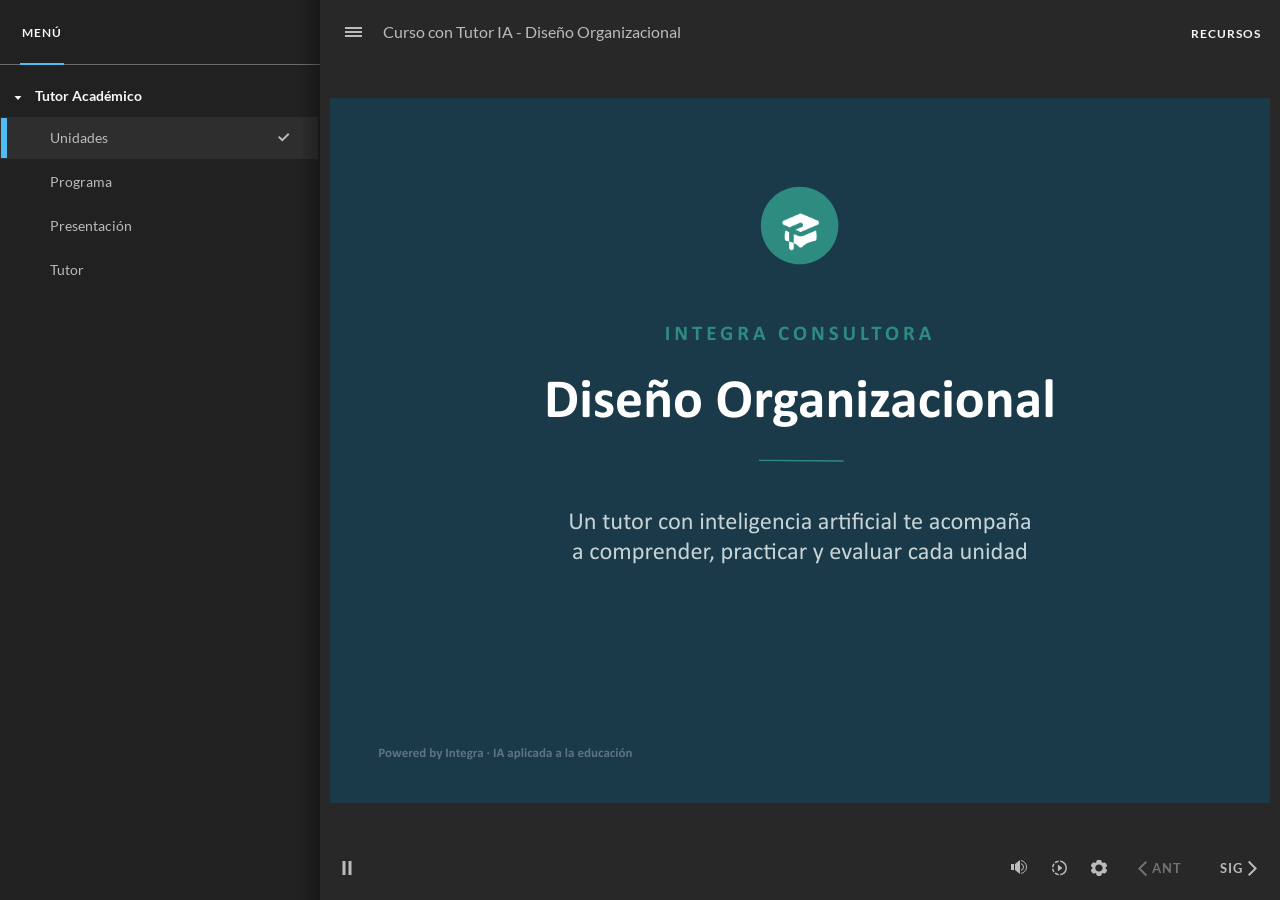
<file: storyline/index.html>
<!DOCTYPE html>
<html lang="es">
<head>
<meta charset="UTF-8">
<meta http-equiv="refresh" content="0; url=story.html">
<meta name="viewport" content="width=device-width,initial-scale=1">
<title>Curso con Tutor IA – Diseño Organizacional</title>
<script>location.replace('story.html');</script>
</head>
<body>
<p><a href="story.html">Iniciar curso</a></p>
</body>
</html>
</file>
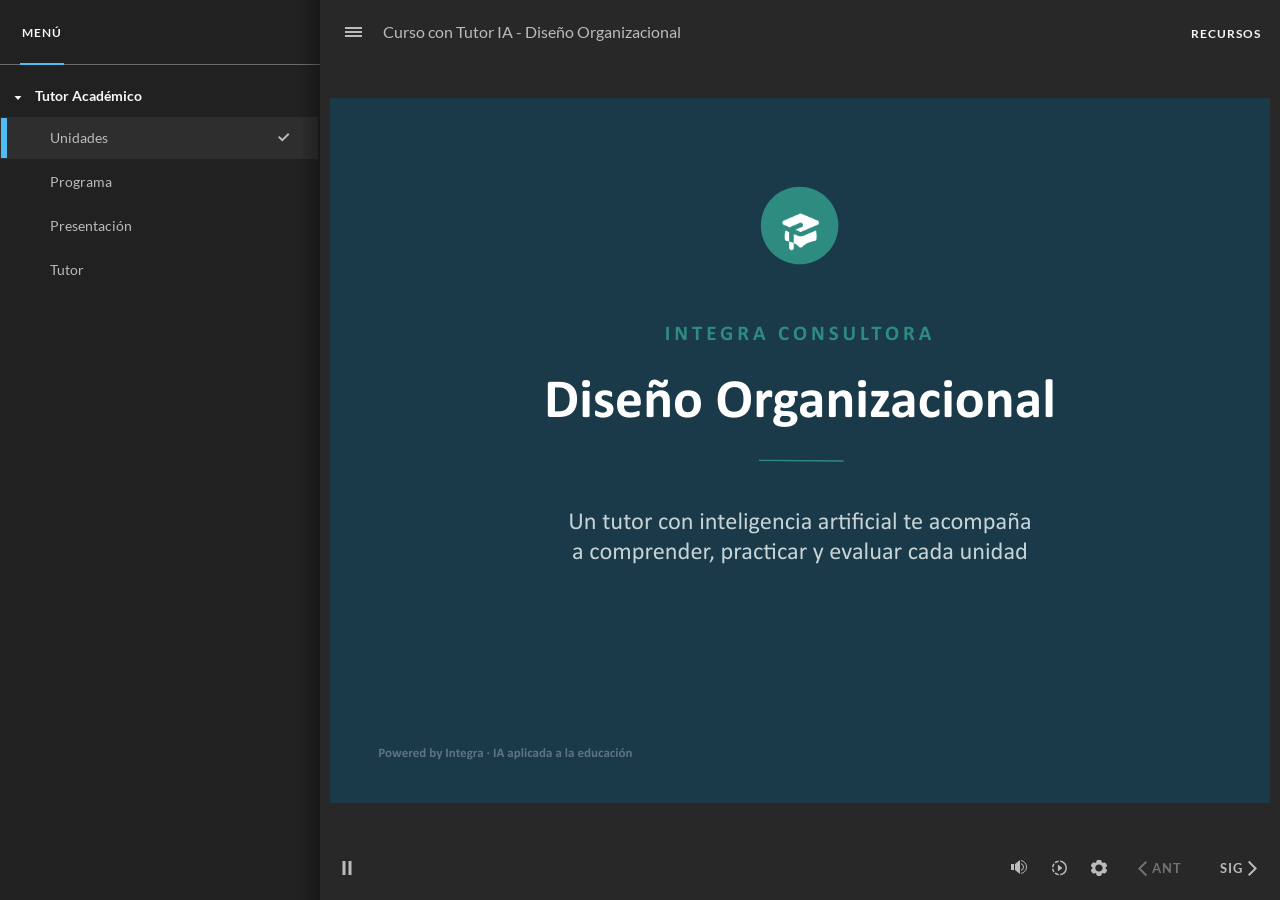
<file: storyline/story.html>
﻿<!doctype html>
<html lang="es">
<head>
  <meta charset="utf-8">
  <!-- Creado con Storyline 360 x64 - http://www.articulate.com  -->
  <!-- version: 3.120.37241.0 -->
  <title>Curso con Tutor IA - Dise&#241;o Organizacional </title>
  <meta http-equiv="x-ua-compatible" content="IE=edge"/>
  <meta name="viewport" content="width=device-width,initial-scale=1,user-scalable=no,shrink-to-fit=no,minimal-ui"/>
  <meta name="apple-mobile-web-app-capable" content="yes"/>
  <style>
    html, body { height: 100%; padding: 0; margin: 0 }
    #app { height: 100%; width: 100%; }
  </style>

  <script>
    window.DS = {};
    window.globals = {
      DATA_PATH_BASE: '',
      HAS_FRAME: true,
      HAS_SLIDE: true,

      lmsPresent: false,
      tinCanPresent: false,
      cmi5Present: false,
      aoSupport: false,
      scale: 'Scaled',
      captureRc: false,
      browserSize: 'optimal',
      bgColor: '#282828',
      features: 'DropInBase,JsInteractions,LoadPromiseUpgrade,Localization,MediaPromiseUpgrade,PlayerMemoryEnhancements,SlideLevelScale',
      themeName: 'unified',
      preloaderColor: '#FFFFFF',
      suppressAnalytics: false,
      productChannel: 'stable',
      publishSource: 'storyline',
      aid: 'aid|caa27961-d751-5a66-966f-7028b3dd18cb',
      cid: '5145eb13-8e69-4ec9-8e09-14ad83cfa710',
      playerVersion: '3.120.37241.0',
      publishTimestamp: '2026-07-01T16:27:58.4310586Z',
      maxIosVideoElements: 10,
      connectionSettings: { message: 'Est%C3%A1s%20fuera%20de%20l%C3%ADnea.%20Tratando%20de%20reconectar...', useDarkTheme: false, mode: 'disabled' },
      hasFeature: function(feature) {
        return this.features.split(',').includes(feature);
      },
      
      parseParams: function(qs) {
        if (window.globals.parsedParams != null) {
          return window.globals.parsedParams;
        }
        qs = (qs || window.location.search.substr(1)).split('+').join(' ');
        var params = {},
            tokens,
            re = /[?&]?([^=]+)=([^&]*)/g;

        while (tokens = re.exec(qs)) {
          params[decodeURIComponent(tokens[1]).trim()] =
            decodeURIComponent(tokens[2]).trim();
        }
        window.globals.parsedParams = params;
        return params;
      }

    };

    if (window.flagsUnderTest != null) {
      window.globals.features = window.flagsUnderTest.reduce((accum, feature) => {
        if (!accum.includes(feature)) {
          accum.push(feature);
        }
        return accum;
      }, window.globals.features.split(',')).join();
    }
  </script>
  <script>
    var isIe11 = ('ActiveXObject' in window || window.MSBlobBuilder != null)
      && window.msCrypto != null && !window.ActiveXObject;
    if (isIe11) {
      window.globals.unsupportedBrowser = true;
      document.write(atob('[base64]'));
    }
  </script>

  <script>
    if (window.globals.hasFeature('Localization')) {
      
      
    }
  </script>

  
  
  <script>window.THREE = { };</script>
  
</head>
<body style="background: #282828" class="cs-HTML theme-unified">
  <!-- 360 -->
  <script>!function(){var e,i=/iPhone/i,o=/iPod/i,n=/iPad/i,t=/\biOS-universal(?:.+)Mac\b/i,r=/\bAndroid(?:.+)Mobile\b/i,a=/Android/i,d=/(?:SD4930UR|\bSilk(?:.+)Mobile\b)/i,p=/Silk/i,l=/Windows Phone/i,u=/\bWindows(?:.+)ARM\b/i,b=/BlackBerry/i,s=/BB10/i,c=/Opera Mini/i,f=/\b(CriOS|Chrome)(?:.+)Mobile/i,h=/Mobile(?:.+)Firefox\b/i,v=function(e){return void 0!==e&&"MacIntel"===e.platform&&"number"==typeof e.maxTouchPoints&&e.maxTouchPoints>1&&"undefined"==typeof MSStream};e=function(e){var m={userAgent:"",platform:"",maxTouchPoints:0};e||"undefined"==typeof navigator?"string"==typeof e?m.userAgent=e:e&&e.userAgent&&(m={userAgent:e.userAgent,platform:e.platform,maxTouchPoints:e.maxTouchPoints||0}):m={userAgent:navigator.userAgent,platform:navigator.platform,maxTouchPoints:navigator.maxTouchPoints||0};var g=m.userAgent,y=g.split("[FBAN");void 0!==y[1]&&(g=y[0]),void 0!==(y=g.split("Twitter"))[1]&&(g=y[0]);var A=function(e){return function(i){return i.test(e)}}(g),w={apple:{phone:A(i)&&!A(l),ipod:A(o),tablet:!A(i)&&(A(n)||v(m))&&!A(l),universal:A(t),device:(A(i)||A(o)||A(n)||A(t)||v(m))&&!A(l)},amazon:{phone:A(d),tablet:!A(d)&&A(p),device:A(d)||A(p)},android:{phone:!A(l)&&A(d)||!A(l)&&A(r),tablet:!A(l)&&!A(d)&&!A(r)&&(A(p)||A(a)),device:!A(l)&&(A(d)||A(p)||A(r)||A(a))||A(/\bokhttp\b/i)},windows:{phone:A(l),tablet:A(u),device:A(l)||A(u)},other:{blackberry:A(b),blackberry10:A(s),opera:A(c),firefox:A(h),chrome:A(f),device:A(b)||A(s)||A(c)||A(h)||A(f)},any:!1,phone:!1,tablet:!1};return w.any=w.apple.device||w.android.device||w.windows.device||w.other.device,w.phone=w.apple.phone||w.android.phone||w.windows.phone,w.tablet=w.apple.tablet||w.android.tablet||w.windows.tablet,w}(),"object"==typeof exports&&"undefined"!=typeof module?module.exports=e:"function"==typeof define&&define.amd?define((function(){return e})):this.isMobile=e}();
    window.isMobile.apple.tablet = window.isMobile.apple.tablet ||
      (navigator.platform === 'MacIntel' && navigator.maxTouchPoints > 1);
    window.isMobile.apple.device = window.isMobile.apple.device || window.isMobile.apple.tablet;
    window.isMobile.tablet = window.isMobile.tablet || window.isMobile.apple.tablet;
    window.isMobile.any = window.isMobile.any || window.isMobile.apple.tablet;
  </script>

  <div id="focus-sink" tabindex="-1"></div>

  <div id="preso"></div>
  <script>
    (function() {

      var classTypes = [ 'desktop', 'mobile', 'phone', 'tablet' ];

      var addDeviceClasses = function(prefix, testObj) {
        var curr, i;
        for (i = 0; i < classTypes.length; i++) {
          curr = classTypes[i];
          if (testObj[curr]) {
            document.body.classList.add(prefix + curr);
          }
        }
      };

      var params = window.globals.parseParams(),
          isDevicePreview = params.devicepreview === '1',
          isPhoneOverride = params.deviceType === 'phone' || (isDevicePreview && params.phone == '1'),
          isTabletOverride = (params.deviceType === 'tablet' || isDevicePreview) && !isPhoneOverride,
          isMobileOverride = isPhoneOverride || isTabletOverride;

      var deviceView = {
        desktop: !window.isMobile.any && !isMobileOverride,
        mobile: window.isMobile.any || isMobileOverride,
        phone: isPhoneOverride || (window.isMobile.phone && !isTabletOverride),
        tablet: isTabletOverride || window.isMobile.tablet
      };

      window.globals.deviceView = deviceView;
      window.isMobile.desktop = !window.isMobile.any;
      window.isMobile.mobile = window.isMobile.any;

      addDeviceClasses('view-', deviceView);

    })();
  </script>
  
  <script src='story_content/triggers.js' type=text/javascript></script>
<script src='story_content/user.js' type=text/javascript></script>
  <div class="slide-loader"></div>

  <script>
    var doc = document, loader = doc.body.querySelector('.slide-loader'); [ 1, 2, 3 ].forEach(function(n) { var d = doc.createElement('div'); d.style.backgroundColor = window.globals.preloaderColor; d.classList.add('mobile-loader-dot'); d.classList.add('dot' + n); loader.appendChild(d); });
  </script>

  <div class="mobile-load-title-overlay" style="display: none">
    <div class="mobile-load-title">Curso con Tutor IA - Dise&#241;o Organizacional </div>
  </div>

  <div class="mobile-chrome-warning"></div>

  
<style>
  .warn-connection-dialog {
    display: none;
    background: transparent;
    pointer-events: all;
    position: fixed;
    left: 0;
    top: 0;
    width: 100%;
    height: 100%;
    z-index: 999;
  }

  .warn-connection-content {
    pointer-events: all;
    border-radius: 4px;
    background: white;
    border: 1px solid #E7E7E7;
    color: #333333;
    box-shadow: 0 2px 4px rgba(0, 0, 0, 0.25);
    transition: all 150ms ease-out;
    position: absolute;
    white-space: nowrap;
  }

  .view-phone.is-landscape .warn-connection-content {
    left: 23px;
    bottom: 23px;
  }

  .view-tablet.is-landscape .warn-connection-content {
    left: 50%;
    top: 20px;
    transform: translateX(-50%);
  }

  .view-mobile.is-portrait .warn-connection-content {
    transform: translate(-50%, calc(-100% - 15px));
  }

  .warn-connection-content p {
    display: inline-block;
    margin: 0 8px 0 0;
    line-height: 33px;
    font-size: 11px;
  }

  .warn-connection-content svg {
    position: relative;
    vertical-align: middle;
    margin: 0 2px 2px 8px;
  }

  .view-desktop .warn-connection-content {
    left: 1.5em;
    bottom: 1.5em;
  }

  .view-desktop .warn-connection-content p {
    font-size: 1.1em;
  }

  .is-offline .warn-connection-dialog {
    display: block;
  }

  .is-offline .cs-panel * {
    pointer-events: none !important;
  }

  .is-offline .cs-panel {
    pointer-events: all !important;
  }

  .is-offline #nav-controls * {
    pointer-events: none !important;
  }

  .is-offline #nav-controls {
    pointer-events: all !important;
  }
</style>

<div class="warn-connection-dialog" role="alertdialog" aria-modal="true" tabindex="0" aria-labelledby="warn-connection-message">
  <div class="warn-connection-content">
    <svg width="17" height="15" viewBox="0 0 17 15" xmlns="http://www.w3.org/2000/svg">
      <path fill="#8F0000" stroke="white" d="M16.07,12.98 L15.88,12.23 L9.51,1.21 C8.97,0.26,7.6,0.26,7.06,1.21 L0.69,12.23 C0.15,13.16,0.81,14.36,1.91,14.36 H14.65 C15.47,14.36,16.05,13.7,16.07,12.98 Z"/>
      <path fill="white" stroke="white" d="M8.58,5.5 C8.35,5.28,8.5,5.35,8.21,5.32 C8.09,5.35,7.97,5.49,7.96,5.67 C7.97,5.79,7.98,5.92,7.98,6.04 L7.98,6.04 C7.99,6.17,8,6.31,8.01,6.43 L8.01,6.44 C8.03,6.92,8.06,7.41,8.09,7.9 L8.09,7.9 C8.12,8.39,8.14,8.88,8.17,9.37 C8.17,9.39,8.18,9.42,8.2,9.44 C8.23,9.46,8.25,9.47,8.28,9.47 C8.31,9.47,8.34,9.46,8.35,9.44 C8.37,9.43,8.38,9.4,8.39,9.35 L8.39,9.34 C8.39,9.24,8.4,9.15,8.4,9.05 L8.4,9.05 C8.41,8.96,8.41,8.86,8.42,8.75 C8.43,8.44,8.45,8.12,8.47,7.81 L8.47,7.81 C8.49,7.49,8.51,7.18,8.53,6.87 C8.55,6.46,8.56,6.05,8.59,5.64 L8.6,5.62 C8.6,5.57,8.59,5.53,8.58,5.5 L8.21,5.32 Z"/>
      <circle fill="white" stroke="white" cx="8.3" cy="11.35" r="0.3"/>
    </svg>
    <p id="warn-connection-message">You are offline. Trying to reconnect...</p>
  </div>
</div>

<script>
  (function() {
    window.DS.connection = {
      warningShown: false,
      assets: {},
      loadingAssetGroup: false,
      retryDelay: 500
    };

    var connectionSettings = window.globals.connectionSettings || {};

    var useConnectionMessages = window.AbortController != null &&
      window.location.protocol != 'file:' &&
      connectionSettings.mode === 'normal';

    window.DS.connection.useConnectionMessages = useConnectionMessages;

    var assetCount = 0;
    var checkLoadedId;


    if (useConnectionMessages && connectionSettings != null) {
      var contentEl = document.querySelector('.warn-connection-content');
      var messageEl = contentEl.querySelector('p');

      if (connectionSettings.useDarkTheme) {
        contentEl.style.borderColor = '#BABBBA';
        contentEl.style.backgroundColor = '#282828';
        contentEl.style.color = '#FFFFFF';
      }

      if (connectionSettings.message != null) {
        messageEl.textContent = window.decodeURIComponent(connectionSettings.message);
      }
    }

    function checkAssetsReady() {
      for (var i in DS.connection.assets) {
        if (!DS.connection.assets[i].success) {
          return false;
        }
      }
      return true;
    }

    function stopAssetGroup() {
      if (!useConnectionMessages) { return; }

      assetCount = 0;

      DS.connection.oldAssetGroup = DS.connection.assets;
      DS.connection.assets = {};
      DS.connection.loadingAssetGroup = false;
      clearInterval(checkLoadedId);
    }

    function startAssetGroup() {
      if (!useConnectionMessages) { return; }
      var ticks = 0;
      clearInterval(checkLoadedId);
      checkLoadedId = setInterval(function() {
        var loaded = 0;
        if (assetCount === 0 && loaded === 0) {
          clearInterval(checkLoadedId);
          return;
        }

        for (var i in DS.connection.assets) {
          if (DS.connection.assets[i].success) {
            loaded++;
          }
        }

        if (assetCount === loaded && checkAssetsReady()) {
          for (var i in DS.connection.assets) {
            if (DS.connection.assets[i].action) {
              DS.connection.assets[i].action();
            }
          }
          hideWarning();
          stopAssetGroup();
        }
      }, 100)
    }

    function requiredAsset(url, action, retry, type) {
      if (!useConnectionMessages) { return; }
      if (DS.connection.assets[url]) { return; }

      DS.connection.assets[url] = {
        success: false, action: action, retry: retry, type: type
      };
      assetCount = Object.keys(DS.connection.assets).length;
      if (!DS.connection.loadingAssetGroup) {
        startAssetGroup();
      }
      DS.connection.loadingAssetGroup = true;
    }

    function assetLoaded(url) {
      if (!useConnectionMessages) { return; }
      if (DS.connection.assets[url]) {
        DS.connection.assets[url].success = true;
      }
    }

    function assetFailed(url) {
      if (!useConnectionMessages) { return; }
      if (!DS.connection.assets[url]) {
        if (/\.js$/.test(url) && url.indexOf('transcripts') === -1) {
          setTimeout(function() {
            if (DS.connection.lastSlideLoaded != null) {
              DS.connection.lastSlideLoaded();
            }
          }, DS.connection.retryDelay);
        }
        return;
      }
      if (!DS.connection.warningShown) { showWarning(); }
      if (DS.connection.assets[url].retry) {
        setTimeout(function() {
          if (!DS.connection.assets[url].success) {
            DS.connection.assets[url].retry()
          }
        }, DS.connection.retryDelay);
      }
    }

    function hideWarning() {
      document.body.classList.remove('is-offline');
      DS.connection.warningShown = false;
      enableKeys();
    }
    DS.connection.hideWarning = hideWarning

    function showWarning(btn) {
      document.body.classList.add('is-offline')
      DS.connection.warningShown = true;
      updateWarningPosition();
      disableKeys();
    }

    function updateWarningPosition() {
      if (!DS.connection.warningShown) {
        return;
      }

      var isPortrait = document.body.classList.contains('is-portrait');
      var isMobile = document.body.classList.contains('view-mobile');
      var warningEl = document.querySelector('.warn-connection-content');

      if (isPortrait && isMobile) {
        var slide = document.querySelector('.primary-slide');
        var slideRect = slide != null
          ? slide.getBoundingClientRect()
          : { top: window.innerHeight, left: 0, width: window.innerWidth };

        warningEl.style.top = `${slideRect.top}px`
        warningEl.style.left = `${slideRect.left + slideRect.width / 2}px`
      } else {
        warningEl.style.top = null;
        warningEl.style.left = null;
      }

      window.requestAnimationFrame(updateWarningPosition);
    }

    function onDisableKeyDown(e) {
      e.preventDefault();
      e.stopImmediatePropagation();
    }

    function onDisableKeyUp(e) {
      e.preventDefault();
      e.stopImmediatePropagation();
    }

    var accStyle = document.createElement('style');
    var warnDialogEl = document.querySelector('.warn-connection-dialog');

    function disableKeys() {
      if (DS.views && DS.views.nsStack && DS.views.nsStack.length === 1) {
        DS.views.nsStack[0].tabReachable = false
        DS.views.nsStack[0].updateTabIndex(true);
      }

      accStyle.innerHTML = '.acc-shadow-dom { display: none; }';
      document.body.appendChild(accStyle);

      warnDialogEl.parentNode.append(warnDialogEl);
      warnDialogEl.focus();
    }

    function enableKeys() {
      accStyle.remove();
      if (DS.views && DS.views.nsStack && DS.views.nsStack.length === 1 && DS.views.nsStack[0].name === '_frame') {
        DS.views.nsStack[0].tabReachable = true;
        DS.views.nsStack[0].updateTabIndex();
      }
    }

    // these will all be noops if the feature flag isn't set in
    // the data and `window.globals.features`
    DS.connection.requiredAsset = requiredAsset;
    DS.connection.assetLoaded = assetLoaded;
    DS.connection.assetFailed = assetFailed;
    DS.connection.stopAssetGroup = stopAssetGroup;
    DS.connection.startAssetGroup = startAssetGroup;
  })();
</script>


  <script>
    
    if (window.autoSpider && window.vInterfaceObject) {
      document.querySelector('.mobile-load-title-overlay').style.display = 'none';
    }
  </script>

  

  <link rel="stylesheet" href="html5/data/css/output.min.css" data-noprefix/>
</body>
<script src="html5/lib/scripts/bootstrapper.min.js"></script>
</html>
</file>
<file: storyline/html5/data/css/output.min.css>
@font-face {
  font-family: 'LatoBold Charset1_ Bold3084366A';
  src: url('[data-uri]');
  font-style: normal;
  font-weight: bold;
}
@font-face {
  font-family: 'Lato Charset1_ 5uFYaJ4X7C951186';
  src: url('[data-uri]');
  font-style: normal;
  font-weight: normal;
}
@font-face {
  font-family: 'CalibriBold CharsetBold0DCCF3B1';
  src: url('[data-uri]');
  font-style: normal;
  font-weight: bold;
}
@font-face {
  font-family: 'Calibri Charset1_ 6r9E0A38E0F65';
  src: url('[data-uri]');
  font-style: normal;
  font-weight: normal;
}
@font-face {
  font-family: 'Calibri Charset0_v2mWipD31519F7';
  src: url('[data-uri]');
  font-style: normal;
  font-weight: normal;
}
@font-face {
  font-family: 'CalibriBold CharsetBold507D4E76';
  src: url('[data-uri]');
  font-style: normal;
  font-weight: bold;
}
.cs-HTML {
  background: rgba(40, 40, 40, 1);
}
.cs-pxabnsnfns00011100101 .cs-infopanel  {
  box-shadow: 0 1px 0 rgba(0, 0, 0, 0);
  background: rgba(255, 255, 255, 1);
}
.cs-pxabnsnfns00011100101 .cs-infopanel .cs-link {
  color: rgba(186, 187, 186, 1);
}
.cs-pxabnsnfns00011100101 .cs-infopanel .cs-link:hover {
  color: rgba(255, 255, 255, 1);
}
.cs-pxabnsnfns00011100101 .cs-infopanel .cs-name {
  color: rgba(68, 68, 68, 1);
}
.cs-pxabnsnfns00011100101 .cs-infopanel .cs-title {
  color: rgba(153, 153, 153, 1);
}
.cs-pxabnsnfns00011100101 .cs-infopanelpopup  {
  box-shadow: 0 1px 0 rgba(0, 0, 0, 0);
  background: rgba(0, 0, 0, 0);
}
.cs-pxabnsnfns00011100101 .cs-infopanelpopup .cs-link {
  color: rgba(255, 0, 0, 1);
}
.cs-pxabnsnfns00011100101 .cs-infopanelpopup .cs-link:hover {
  color: rgba(255, 255, 255, 1);
}
.cs-pxabnsnfns00011100101 .cs-infopanelpopup .cs-name {
  color: rgba(255, 255, 255, 1);
}
.cs-pxabnsnfns00011100101 .cs-infopanelpopup .cs-bio {
  color: rgba(186, 187, 186, 1);
}
.cs-pxabnsnfns00011100101 .cs-timer  {
  color: rgba(186, 187, 186, 1);
}
.cs-pxabnsnfns00011100101 .cs-duration stop:first-child {
  stop-color: rgba(60, 60, 60, 1);
}
.cs-pxabnsnfns00011100101 .cs-duration stop:last-child {
  stop-color: rgba(60, 60, 60, 1);
}
.cs-pxabnsnfns00011100101 .cs-elapsed stop:first-child {
  stop-color: rgba(254, 227, 71, 1);
}
.cs-pxabnsnfns00011100101 .cs-elapsed stop:last-child {
  stop-color: rgba(254, 227, 71, 1);
}
.cs-pxabnsnfns00011100101 .cs-timer .cs-pie .cs-innerstroke {
  stroke: rgba(199, 199, 199, 1);
}
.cs-pxabnsnfns00011100101 .cs-timer .cs-pie .cs-innerborder {
  stroke: rgba(255, 255, 255, 1);
}
.cs-pxabnsnfns00011100101 .cs-window  {
  box-shadow: 0 8px 5px rgba(0, 0, 0, 0.2);
  border-color: rgba(49, 99, 0, 0);
  background: rgba(33, 33, 33, 1);
  color: rgba(248, 248, 248, 1);
}
.cs-pxabnsnfns00011100101 .cs-window .cs-diva {
  border-color: rgba(78, 78, 78, 1);
}
.cs-pxabnsnfns00011100101 .cs-window .cs-divb {
  border-color: rgba(78, 78, 78, 0);
}
.cs-pxabnsnfns00011100101 .cs-editor .cs-editor-slide {
  color: rgba(226, 226, 226, 1);
}
.cs-pxabnsnfns00011100101 .cs-editor .cs-editor-html {
  color: rgba(186, 187, 186, 1);
}
.cs-pxabnsnfns00011100101 .cs-editor .cs-editor-button {
  text-shadow: 0 1px 0 rgba(0, 0, 0, 0);
  color: rgba(255, 255, 255, 1);
  border-color: rgba(211, 211, 211, 1);
  background: rgba(34, 34, 34, 1);
}
.cs-pxabnsnfns00011100101 .cs-editor .cs-editor-button:hover {
  background: rgba(68, 68, 68, 1);
}
.cs-pxabnsnfns00011100101 .cs-editor .cs-editor-button:active {
  background: rgba(68, 68, 68, 1);
}
.cs-pxabnsnfns00011100101 .cs-listitem  {
  color: rgba(186, 187, 186, 1);
  border-color: none;
  border: 1px solid transparent;
}
.cs-pxabnsnfns00011100101 .cs-listitem:hover {
  background: rgba(255, 255, 255, 0.06);
  border-color: rgba(108, 108, 108, 1) !important;
  border-width: 1px;
  border-radius: 2px;
  border-style: solid;
  box-sizing: border-box;
}
.cs-pxabnsnfns00011100101 .cs-listitem.hover {
  background: rgba(255, 255, 255, 0.06);
  border-color: rgba(108, 108, 108, 1) !important;
  border-width: 1px;
  border-radius: 2px;
  border-style: solid;
  box-sizing: border-box;
}
.cs-pxabnsnfns00011100101 .cs-glossary  {
  color: rgba(186, 187, 186, 1);
}
.cs-pxabnsnfns00011100101 .cs-glossary .cs-scrolling-panel {
  background: rgba(0, 0, 0, 0);
}
.cs-pxabnsnfns00011100101 .cs-glossary .cs-term.cs-selected .cs-choice-list-trigger {
  color: rgba(255, 255, 255, 1);
  background: rgba(255, 255, 255, 1);
}
.cs-pxabnsnfns00011100101 .cs-glossary .cs-term.cs-selected .cs-choice-list-trigger:focus {
  color: rgba(255, 255, 255, 1);
  background: rgba(255, 255, 255, 1);
}
.cs-pxabnsnfns00011100101 .cs-glossary .cs-term:hover .cs-choice-list-trigger {
  background: rgba(186, 187, 186, 1);
}
.cs-pxabnsnfns00011100101 .cs-glossary .cs-term.hover .cs-choice-list-trigger {
  background: rgba(186, 187, 186, 1);
}
.cs-pxabnsnfns00011100101 .cs-glossary .cs-term .cs-choice-list-trigger:focus {
  background: rgba(186, 187, 186, 1);
}
.cs-pxabnsnfns00011100101 .cs-glossary .cs-diva {
  border-color: rgba(0, 0, 0, 0);
}
.cs-pxabnsnfns00011100101 .cs-glossary .cs-divb {
  border-color: rgba(0, 0, 0, 0);
}
.cs-pxabnsnfns00011100101 .cs-glossary .cs-divc {
  border-color: rgba(0, 0, 0, 0);
}
.cs-pxabnsnfns00011100101 .cs-glossary .cs-heading {
  color: rgba(248, 248, 248, 1);
  font-weight: 700;
}
.note-content p span {
  color: rgba(186, 187, 186, 1);
  line-height: 1.4em;
  font-size: 103.769%;
}
.cs-pxabnsnfns00011100101 .cs-resource .cs-separator {
  border-color: rgba(0, 0, 0, 0);
}
.cs-pxabnsnfns00011100101 .cs-outline  {
  color: rgba(45, 45, 45, 1);
}
.cs-pxabnsnfns00011100101 .cs-outline .cs-diva {
  border-color: rgba(0, 0, 0, 0);
}
.cs-pxabnsnfns00011100101 .cs-outline .cs-divb {
  border-color: rgba(0, 0, 0, 0);
}
.cs-pxabnsnfns00011100101 .cs-outline .cs-divc {
  border-color: rgba(0, 0, 0, 0);
}
.cs-pxabnsnfns00011100101 .cs-outline .cs-search-filter:hover {
  color: rgba(0, 0, 0, 0);
}
.cs-pxabnsnfns00011100101 .cs-outline .cs-search-filter.hover {
  color: rgba(0, 0, 0, 0);
}
.cs-pxabnsnfns00011100101 .cs-transcript  {
  color: rgba(255, 255, 255, 1);
}
.cs-pxabnsnfns00011100101 .cs-transcript .cs-div {
  border-color: rgba(0, 0, 0, 0);
}
.cs-pxabnsnfns00011100101 .cs-tabs:not(.topmenu-item) {
  color: rgba(248, 248, 248, 1);
}
.cs-pxabnsnfns00011100101 .cs-tabs .cs-inner-button:not(.topmenu-item) {
  text-shadow: 0 1px 0 rgba(0, 0, 0, 0);
}
.cs-pxabnsnfns00011100101 .cs-tabs:hover:not(.topmenu-item) {
  color: rgba(248, 248, 248, 1);
}
.cs-pxabnsnfns00011100101 .cs-tabs.cs-selected {
  background: rgba(0, 0, 0, 0);
  color: rgba(248, 248, 248, 1);
}
.cs-pxabnsnfns00011100101 .cs-seekcontrol  {
  background: rgba(0, 0, 0, 0);
  border-color: rgba(0, 0, 0, 0);
}
.cs-pxabnsnfns00011100101 .cs-seekcontrol .cs-button:hover .cs-icon {
  fill: rgba(255, 255, 255, 1);
}
.cs-pxabnsnfns00011100101 .cs-seekcontrol .cs-button.hover .cs-icon {
  fill: rgba(255, 255, 255, 1);
}
.cs-pxabnsnfns00011100101 .cs-seekcontrol .cs-button .cs-icon-shadow {
  fill: rgba(0, 0, 0, 0);
}
.cs-pxabnsnfns00011100101 .cs-seekcontrol .cs-button .cs-icon {
  fill: rgba(180, 180, 180, 1);
}
.cs-pxabnsnfns00011100101 .cs-seekcontrol .cs-seek .cs-fill {
  background: rgba(255, 255, 255, 0.6);
}
.cs-pxabnsnfns00011100101 .cs-seekcontrol .cs-seek {
  background: rgba(108, 108, 108, 1);
  border-color: rgba(0, 0, 0, 0);
}
.cs-pxabnsnfns00011100101 .cs-searchinput .cs-input {
  color: rgba(186, 187, 186, 1);
  border-color: rgba(0, 0, 0, 0);
  background: rgba(255, 255, 255, 0.06);
}
.cs-pxabnsnfns00011100101 .cs-searchinput .cs-input:focus {
  color: rgba(248, 248, 248, 1);
  background: rgba(41, 41, 41, 1);
}
.cs-pxabnsnfns00011100101 .cs-searchinput .cs-input:hover {
  box-shadow: inset 0 0 1px 0 rgba(69, 126, 19, 0);
}
.cs-pxabnsnfns00011100101 .cs-searchinput .cs-input.hover {
  box-shadow: inset 0 0 1px 0 rgba(69, 126, 19, 0);
}
.cs-pxabnsnfns00011100101 .cs-searchinput .cs-button .cs-icon {
  fill: rgba(186, 187, 186, 1);
}
.cs-pxabnsnfns00011100101 .cs-searchinput .cs-button:hover {
  fill: rgba(63, 133, 0, 1);
}
.cs-pxabnsnfns00011100101 .cs-searchinput .cs-button.hover {
  fill: rgba(63, 133, 0, 1);
}
.cs-pxabnsnfns00011100101 .cs-menu  {
  box-shadow: 0 1px 0 rgba(0, 0, 0, 0);
  background: rgba(33, 33, 33, 1);
}
.cs-pxabnsnfns00011100101 .cs-topmenu-item.active .cs-tab {
  background: rgba(33, 33, 33, 1);
}
.cs-pxabnsnfns00011100101 .cs-logo  {
  box-shadow: 0 1px 0 rgba(37, 75, 0, 1);
  background: rgba(255, 255, 255, 0);
}
.cs-pxabnsnfns00011100101 .cs-checkbox  {
  color: rgba(255, 255, 255, 1);
}
.cs-pxabnsnfns00011100101 .cs-checkbox:hover {
  border-color: rgba(175, 221, 130, 1);
}
.cs-pxabnsnfns00011100101 .cs-checkbox.hover {
  border-color: rgba(175, 221, 130, 1);
}
.cs-pxabnsnfns00011100101 .cs-checkbox .cs-box {
  color: rgba(255, 255, 255, 1);
  border-color: rgba(42, 83, 0, 1);
}
.cs-pxabnsnfns00011100101 .cs-checkbox .cs-box:checked::after {
  color: rgba(43, 196, 0, 1);
}
.cs-pxabnsnfns00011100101 .cs-button  {
  text-shadow: 0 1px 0 rgba(0, 0, 0, 0);
  color: rgba(186, 187, 186, 1);
  border-color: rgba(0, 0, 0, 0);
  background: rgba(0, 0, 0, 0);
  box-shadow: 0 1px 0 rgba(0, 0, 0, 0);
}
.cs-pxabnsnfns00011100101 .cs-button .cs-icon {
  fill: rgba(186, 187, 186, 1);
}
.cs-pxabnsnfns00011100101 .cs-button .cs-icon-shadow {
  fill: rgba(0, 0, 0, 0);
}
.cs-pxabnsnfns00011100101 .cs-button:hover {
  background: rgba(248, 248, 248, 1);
}
.cs-pxabnsnfns00011100101 .cs-button.hover {
  background: rgba(248, 248, 248, 1);
}
.cs-pxabnsnfns00011100101 .cs-button:active {
  background: rgba(0, 0, 0, 0);
}
.cs-pxabnsnfns00011100101 .cs-button.cs-disabled:hover {
  background: rgba(0, 0, 0, 0);
}
.cs-pxabnsnfns00011100101 .cs-button.cs-disabled.hover {
  background: rgba(0, 0, 0, 0);
}
.cs-pxabnsnfns00011100101 .cs-button.cs-disabled:active {
  background: rgba(0, 0, 0, 0);
}
.cs-pxabnsnfns00011100101 .cs-button.cs-volume:hover {
  background: rgba(0, 0, 0, 0);
}
.cs-pxabnsnfns00011100101 .cs-button.cs-volume.hover {
  background: rgba(0, 0, 0, 0);
}
.cs-pxabnsnfns00011100101 .cs-button.cs-volume:active {
  background: rgba(0, 0, 0, 0);
}
.cs-pxabnsnfns00011100101.cs-base  {
  color: rgba(186, 187, 186, 1);
  border-color: rgba(40, 40, 40, 1);
  background: rgba(40, 40, 40, 1);
}
.cs-pxabnsnfns00011100101.cs-base .cs-separator .cs-diva {
  background: rgba(69, 69, 69, 1);
}
.cs-pxabnsnfns00011100101.cs-base .cs-separator .cs-divb {
  background: rgba(0, 0, 0, 0);
}
.cs-pxabnsnfns00011100101.cs-base .cs-topmenu-item.active .cs-tab {
  border-color: rgba(69, 69, 69, 1);
}
.cs-pxabnsnfns00011100101.cs-base .cs-topmenu-item.active .cs-panel {
  border-color: rgba(69, 69, 69, 1);
}
.cs-pxabnsnfns00011100101.cs-base .cs-left {
  background: rgba(33, 33, 33, 1);
}
.cs-pxabnsnfns00011100101.cs-base .cs-area-primary .cs-slide-container {
  background: rgba(40, 40, 40, 1);
}
.cs-pxabnsnfns00011100101.cs-base.cs-custom-theme .cs-brandhighlight-bg {
  background: rgba(79, 189, 244, 1) !important;
}
.cs-pxabnsnfns00011100101.cs-base.cs-custom-theme .cs-brandhighlight-secondary-bg {
  background: rgba(255, 255, 255, 1) !important;
}
.cs-pxabnsnfns00011100101.cs-base.cs-custom-theme .cs-brandhighlight-border {
  border-color: rgba(79, 189, 244, 1) !important;
}
.cs-pxabnsnfns00011100101.cs-base.cs-custom-theme .cs-brandhighlight-text {
  color: rgba(79, 189, 244, 1) !important;
}
.cs-pxabnsnfns00011100101.cs-base.cs-custom-theme .cs-brandhighlight-fill {
  fill: rgba(79, 189, 244, 1) !important;
}
.cs-pxabnsnfns00011100101.cs-base.cs-custom-theme .cs-listitem.cs-selected {
  background-color: rgba(255, 255, 255, 0.06) !important;
}
.cs-pxabnsnfns00011100101 .cs-volume::-moz-range-thumb {
  border-color: rgba(43, 85, 0, 1);
  box-shadow: inset 0 0 1px 0 rgba(43, 85, 0, 1);
  background: rgba(255, 255, 255, 1);
}
.cs-pxabnsnfns00011100101 .cs-volume::-ms-thumb {
  border-color: rgba(43, 85, 0, 1);
  box-shadow: inset 0 0 1px 0 rgba(43, 85, 0, 1);
  background: rgba(255, 255, 255, 1);
}
.cs-pxabnsnfns00011100101 .cs-volume::-webkit-slider-thumb {
  border-color: rgba(43, 85, 0, 1);
  box-shadow: inset 0 0 1px 0 rgba(43, 85, 0, 1);
  background: rgba(255, 255, 255, 1);
}
.cs-pxabnsnfns00011100101 .cs-volume::-moz-range-track {
  border-color: rgba(66, 140, 1, 1);
  background: rgba(108, 108, 108, 1);
}
.cs-pxabnsnfns00011100101 .cs-volume::-ms-track {
  border-color: rgba(66, 140, 1, 1);
  background: rgba(108, 108, 108, 1);
}
.cs-pxabnsnfns00011100101 .cs-volume::-webkit-slider-runnable-track {
  border-color: rgba(66, 140, 1, 1);
  background: rgba(108, 108, 108, 1);
}
body.show-focus .tab-focus-box {
  box-shadow: 0 0 0 1px rgba(255, 255, 0, 1), 0 0 0 3px rgba(0, 32, 96, 1), 0 0 5px 5px rgba(255, 255, 0, 1);
  border-color: transparent;
  outline: 2px transparent solid;
}
.skipnav {
  box-shadow: 0 0 0 1px rgba(255, 255, 0, 1), 0 0 0 3px rgba(0, 32, 96, 1), 0 0 5px 5px rgba(255, 255, 0, 1);
  border-color: transparent;
  outline: 2px transparent solid;
}
.cs-pxabnsnfns00011100101 .cs-listitem:hover {
  color: none;
}
.cs-pxabnsnfns00011100101 .cs-listitem.hover {
  color: none;
}
.cs-pxabnsnfns00011100101 .cs-listitem.cs-viewed {
  color: #BABBBA;
}
.cs-pxabnsnfns00011100101 .cs-listitem {
  color: #BABBBA;
}
.cs-pxabnsnfns00011100101 .cs-listitem:hover .cs-icon-carrot * {
  fill: none;
}
.cs-pxabnsnfns00011100101 .cs-listitem.hover .cs-icon-carrot * {
  fill: none;
}
.cs-pxabnsnfns00011100101 .cs-listitem .cs-icon-carrot {
  color: none;
  top: calc(3px);
}
.cs-pxabnsnfns00011100101 .cs-listitem .cs-icon-carrot .cs-shadow {
  color: #F8F8F8;
}
.cs-pxabnsnfns00011100101 .item-collapsible .is-scene {
  color: #F8F8F8 !important;
  font-weight: 700;
}
.cs-pxabnsnfns00011100101 .is-scene .cs-icon-carrot * {
  color: #F8F8F8 !important;
  font-weight: 700;
}
.cs-pxabnsnfns00011100101 .is-scene:not(.outline-links-collapse) > a {
  color: #F8F8F8;
}
.cs-pxabnsnfns00011100101 .is-scene:not(.outline-links-collapse) .cs-icon-carrot * {
  fill: none !important;
  color: #F8F8F8 !important;
}
.cs-pxabnsnfns00011100101 .tabs, .cs-pxabnsnfns00011100101 .cs-logo {
  border-bottom: 1px solid rgba(108, 108, 108, 1);
}
.cs-pxabnsnfns00011100101 .area-secondary-wrapper:after {
  background-image: url('[data-uri]');
  background-size: 100%;
}
.cs-pxabnsnfns00011100101 .panel-footer {
  background: #212121;
}
.cs-pxabnsnfns00011100101 #outline-search {
  background: rgba(255, 255, 255, 0.06);
  border-color: rgba(108, 108, 108, 1);
  border-width: 1px;
  border-style: solid;
}
.cs-pxabnsnfns00011100101 .topmenu-panel #outline-search {
  background: #545454;
}
.cs-pxabnsnfns00011100101 .search-icon circle, .cs-pxabnsnfns00011100101 .search-icon path {
  stroke: #BABBBA;
}
.cs-pxabnsnfns00011100101 #outline-search input[type   =search] {
  color: #F8F8F8;
}
.cs-pxabnsnfns00011100101 #outline-search ::-webkit-input-placeholder {
  color: #BABBBA !important;
}
.cs-pxabnsnfns00011100101 #outline-search :-ms-input-placeholder {
  color: #BABBBA !important;
}
.cs-pxabnsnfns00011100101 #outline-search ::-moz-placeholder {
  color: #BABBBA !important;
  opacity: 1;
}
.cs-pxabnsnfns00011100101 .cs-topmenu-item.active, body:not(.is-touchable-tablet) .cs-pxabnsnfns00011100101 .cs-topmenu-item:hover {
  color: #F8F8F8;
}
.cs-pxabnsnfns00011100101 .cs-topmenu-item.button-tapped {
  color: #F8F8F8;
}
.cs-pxabnsnfns00011100101 .cs-topmenu-item.active .cs-tab, .cs-pxabnsnfns00011100101 .cs-topmenu-item .cs-tab {
  background: transparent !important;
  border: none !important;
}
.cs-pxabnsnfns00011100101 .top-tabs-drop-icon div {
  background: #BABBBA;
}
.cs-pxabnsnfns00011100101 .cs-panel.topmenu-panel .panel-content, .cs-pxabnsnfns00011100101 .top-tabs-drop {
  background: #212121;
}
.cs-pxabnsnfns00011100101 .cs-topmenu-item.active .cs-panel {
  background: #212121;
}
.cs-pxabnsnfns00011100101 .cs-menu.topmenu-panel, .cs-pxabnsnfns00011100101 .top-tabs-drop {
  border: 1px solid rgba(69, 69, 69, 1) !important;
  border-radius: 3px;
}
.cs-pxabnsnfns00011100101 .resources .resources-list a:hover {
  background: rgba(255, 255, 255, 0.06);
}
body:not(.is-touchable-tablet) .cs-pxabnsnfns00011100101 .resources .resources-list a:hover {
  background: rgba(255, 255, 255, 0.06);
}
.cs-pxabnsnfns00011100101 .resources .resources-list a.hover {
  background: rgba(255, 255, 255, 0.06);
}
body:not(.is-touchable-tablet) .cs-pxabnsnfns00011100101 .resources .resources-list a.hover {
  background: rgba(255, 255, 255, 0.06);
}
.cs-pxabnsnfns00011100101 .resources .resources-list a.button-tapped {
  background: rgba(255, 255, 255, 0.06);
}
.cs-pxabnsnfns00011100101 .cs-icon path, .cs-pxabnsnfns00011100101 .cs-icon rect, .cs-pxabnsnfns00011100101 .cs-icon polygon, .cs-pxabnsnfns00011100101 .menu-icon-wrapper.menu-icon-wrapper-hover path {
  fill: #BABBBA;
}
.cs-pxabnsnfns00011100101 .cs-icon .icon-stroke-only {
  fill: none !important;
  stroke: #BABBBA !important;
}
body:not(.is-touchable-tablet) .cs-pxabnsnfns00011100101 .cs-button:hover .cs-icon path, body:not(.is-touchable-tablet) .cs-pxabnsnfns00011100101 .cs-button:hover .cs-icon rect, body:not(.is-touchable-tablet) .cs-pxabnsnfns00011100101 .cs-button:hover .cs-icon polygon {
  fill: #F8F8F8;
}
body:not(.is-touchable-tablet) .cs-pxabnsnfns00011100101 .cs-tabs:hover .search-icon circle, body:not(.is-touchable-tablet) .cs-pxabnsnfns00011100101 .cs-tabs:hover .search-icon path {
  stroke: #F8F8F8;
}
.cs-pxabnsnfns00011100101 .cs-button.button-tapped .cs-icon path, .cs-pxabnsnfns00011100101 .cs-button.button-tapped .cs-icon rect, .cs-pxabnsnfns00011100101 .cs-button.button-tapped .cs-icon polygon {
  fill: #F8F8F8;
}
body:not(.is-touchable-tablet) .cs-pxabnsnfns00011100101 .cs-button:hover .cs-icon .icon-stroke-only {
  fill: none !important;
  stroke: #F8F8F8 !important;
}
.cs-pxabnsnfns00011100101 .cs-button:button-tapped .cs-icon .icon-stroke-only {
  fill: none !important;
  stroke: #F8F8F8 !important;
}
.cs-pxabnsnfns00011100101 .menu-icon-wrapper.menu-icon-wrapper-hover svg path {
  fill: #F8F8F8;
}
.floating-sidebar:not(.sidebar-closed) .cs-pxabnsnfns00011100101 #hamburger .menu-icon-wrapper svg path {
  fill: #BABBBA;
}
.floating-sidebar:not(.sidebar-closed) .cs-pxabnsnfns00011100101 #hamburger .menu-icon-wrapper.menu-icon-wrapper-hover svg path {
  fill: #F8F8F8;
}
.cs-pxabnsnfns00011100101 .volume .btn:before {
  background-image: url('[data-uri]');
}
.cs-pxabnsnfns00011100101 .volume-track {
  background: #6C6C6C;
}
.cs-pxabnsnfns00011100101 .volume-icon circle {
  stroke: #BABBBA;
}
.cs-pxabnsnfns00011100101 .cs-settings > .settings-panel {
  background: #212121;
  border: 1px solid rgba(69, 69, 69, 1) !important;
  border-radius: 3px;
}
.cs-pxabnsnfns00011100101 .cs-settings > .panel-down-arrow {
  fill: #212121;
}
.cs-pxabnsnfns00011100101 .switch-toggle .border {
  stroke: #7C7C7C;
}
.cs-pxabnsnfns00011100101 .switch-toggle .thumb-off .thumb {
  fill: #A2A2A2;
}
.cs-pxabnsnfns00011100101 .switch-toggle .thumb-on .track {
  fill: rgba(79, 189, 244, 1);
}
.cs-pxabnsnfns00011100101 .switch-toggle .thumb-off .track {
  fill: rgba(255, 255, 255, 0.1);
}
.cs-pxabnsnfns00011100101 .switch-label {
  color: #BABBBA;
}
.cs-pxabnsnfns00011100101 .cs-panel .scrollarea-btn:after {
  background: rgba(179, 180, 179, 0.75);
}
.scrollarea-scrollbar:hover .scrollarea-btn:after, .scrollarea-scrollbar.highlight-scrollbar .scrollarea-btn:after {
  background: rgba(179, 180, 179, 0.75);
}
.floating-sidebar .sidebar-overlay {
  background: rgba(0, 0, 0, 0.85);
}
.cs-pxabnsnfns00011100101 .overlay-message {
  background: rgba(0, 0, 0, 0.85);
}
.cs-pxabnsnfns00011100101 .top-ui-bg, .cs-pxabnsnfns00011100101 .bottom-ui-bg, .cs-pxabnsnfns00011100101 .right-ui-bg, .cs-pxabnsnfns00011100101 .left-ui-bg {
  background: rgba(40, 40, 40, 0.8);
}
.cs-pxabnsnfns00011100101 .circle-progress-bg {
  fill: #282828;
}
.cs-pxabnsnfns00011100101 .circle-progress-well {
  fill: #6C6C6C;
}
.cs-pxabnsnfns00011100101 .circle-progress-pie {
  stroke: #6C6C6C;
}
.cs-pxabnsnfns00011100101 .lightbox .option-pane {
  background: rgba(40, 40, 40, 0.8);
}
.cs-pxabnsnfns00011100101 .lightbox .option-pane:before {
  background: #282828;
}
.cs-pxabnsnfns00011100101 .message-window {
  background: #212121;
  border: 1px solid rgba(255, 255, 255, 1) !important;
  border-radius: 3px;
}
.cs-pxabnsnfns00011100101 .message-window-header p, .cs-pxabnsnfns00011100101 .message-window-text {
  color: #F8F8F8;
}
.cs-pxabnsnfns00011100101 .message-window-header p {
  border-bottom: 1px solid rgba(255, 255, 255, 1);
}
.cs-pxabnsnfns00011100101 .message-window button.slide-object-button {
  border: 1px solid rgba(255, 255, 255, 1) !important;
}
.cs-pxabnsnfns00011100101 .message-window button.slide-object-button:hover {
  background: rgba(255, 255, 255, 0.06) !important;
}
.message-window .slide-object-button tspan, .message-window .slide-object-button-text tspan {
  fill: #F8F8F8 !important;
}
body:not(.is-touchable-tablet) .cs-pxabnsnfns00011100101 .cs-button:hover .text {
  color: #F8F8F8;
}
.cs-pxabnsnfns00011100101 .cs-button.button-tapped .text {
  color: #F8F8F8;
}
.cs-pxabnsnfns00011100101.cs-base {
  background: #282828;
}
.cs-pxabnsnfns00011100101 .cs-menu {
  background: transparent;
}
.cs-pxabnsnfns00011100101 .progress-bar .progress-bar-fill:after {
  background: #FFFFFF !important;
}
.cs-pxabnsnfns00011100101 .volume-dot {
  background: #FFFFFF !important;
}
.fn-npnxnanbsnfns00011100101 {
  font-family: 'Lato22AB4CAF';
  -webkit-font-variant-ligatures: no-common-ligatures;
  font-variant-ligatures: no-common-ligatures;
}
.fn-pxabnsnfns00011100101 {
  font-family: 'Lato22AB4CAF';
  -webkit-font-variant-ligatures: no-common-ligatures;
  font-variant-ligatures: no-common-ligatures;
}
.fn-npxnabnsnfns00011100101 {
  font-family: 'Lato22AB4CAF';
  -webkit-font-variant-ligatures: no-common-ligatures;
  font-variant-ligatures: no-common-ligatures;
}
.fn-npnxnanbnsnfns00011100101 {
  font-family: 'Lato22AB4CAF';
  -webkit-font-variant-ligatures: no-common-ligatures;
  font-variant-ligatures: no-common-ligatures;
}
.fn-pxabnsnfns00011100100 {
  font-family: 'Lato22AB4CAF';
  -webkit-font-variant-ligatures: no-common-ligatures;
  font-variant-ligatures: no-common-ligatures;
}
@font-face {
  font-family: 'Lato22AB4CAF';
  src: url('[data-uri]');
  font-style: normal;
  font-weight: bold;
}
@font-face {
  font-family: 'Lato22AB4CAF';
  src: url('[data-uri]');
  font-style: normal;
  font-weight: normal;
}
.cs-ResumePromptSlide .cs-6lNkee1cYJH-ResumePromptSlide-btn0 {
  color: rgba(255, 255, 255, 1);
  border-color: rgba(211, 211, 211, 1);
  background: rgba(34, 34, 34, 1);
  text-shadow: 0 1px 0 rgba(0, 0, 0, 0);
}
.cs-ResumePromptSlide .cs-6lNkee1cYJH-ResumePromptSlide-btn0 .cs-html {
  color: rgba(186, 187, 186, 1);
}
.cs-ResumePromptSlide .cs-6lNkee1cYJH-ResumePromptSlide-btn0 .cs-slide {
  border-color: rgba(226, 226, 226, 1);
}
.cs-ResumePromptSlide .cs-6lNkee1cYJH-ResumePromptSlide-btn0:hover {
  background: rgba(68, 68, 68, 1);
}
.cs-ResumePromptSlide .cs-6lNkee1cYJH-ResumePromptSlide-btn0:active {
  background: rgba(68, 68, 68, 1);
}
.cs-ResumePromptSlide .cs-6lNkee1cYJH-ResumePromptSlide-btn1 {
  color: rgba(255, 255, 255, 1);
  border-color: rgba(211, 211, 211, 1);
  background: rgba(34, 34, 34, 1);
  text-shadow: 0 1px 0 rgba(0, 0, 0, 0);
}
.cs-ResumePromptSlide .cs-6lNkee1cYJH-ResumePromptSlide-btn1 .cs-html {
  color: rgba(186, 187, 186, 1);
}
.cs-ResumePromptSlide .cs-6lNkee1cYJH-ResumePromptSlide-btn1 .cs-slide {
  border-color: rgba(226, 226, 226, 1);
}
.cs-ResumePromptSlide .cs-6lNkee1cYJH-ResumePromptSlide-btn1:hover {
  background: rgba(68, 68, 68, 1);
}
.cs-ResumePromptSlide .cs-6lNkee1cYJH-ResumePromptSlide-btn1:active {
  background: rgba(68, 68, 68, 1);
}
.cs-ExternalInterfaceErrorSlide .cs-buttonOK {
  color: rgba(255, 255, 255, 1);
  border-color: rgba(211, 211, 211, 1);
  background: rgba(34, 34, 34, 1);
  text-shadow: 0 1px 0 rgba(0, 0, 0, 0);
}
.cs-ExternalInterfaceErrorSlide .cs-buttonOK .cs-html {
  color: rgba(186, 187, 186, 1);
}
.cs-ExternalInterfaceErrorSlide .cs-buttonOK .cs-slide {
  border-color: rgba(226, 226, 226, 1);
}
.cs-ExternalInterfaceErrorSlide .cs-buttonOK:hover {
  background: rgba(68, 68, 68, 1);
}
.cs-ExternalInterfaceErrorSlide .cs-buttonOK:active {
  background: rgba(68, 68, 68, 1);
}
</file>
